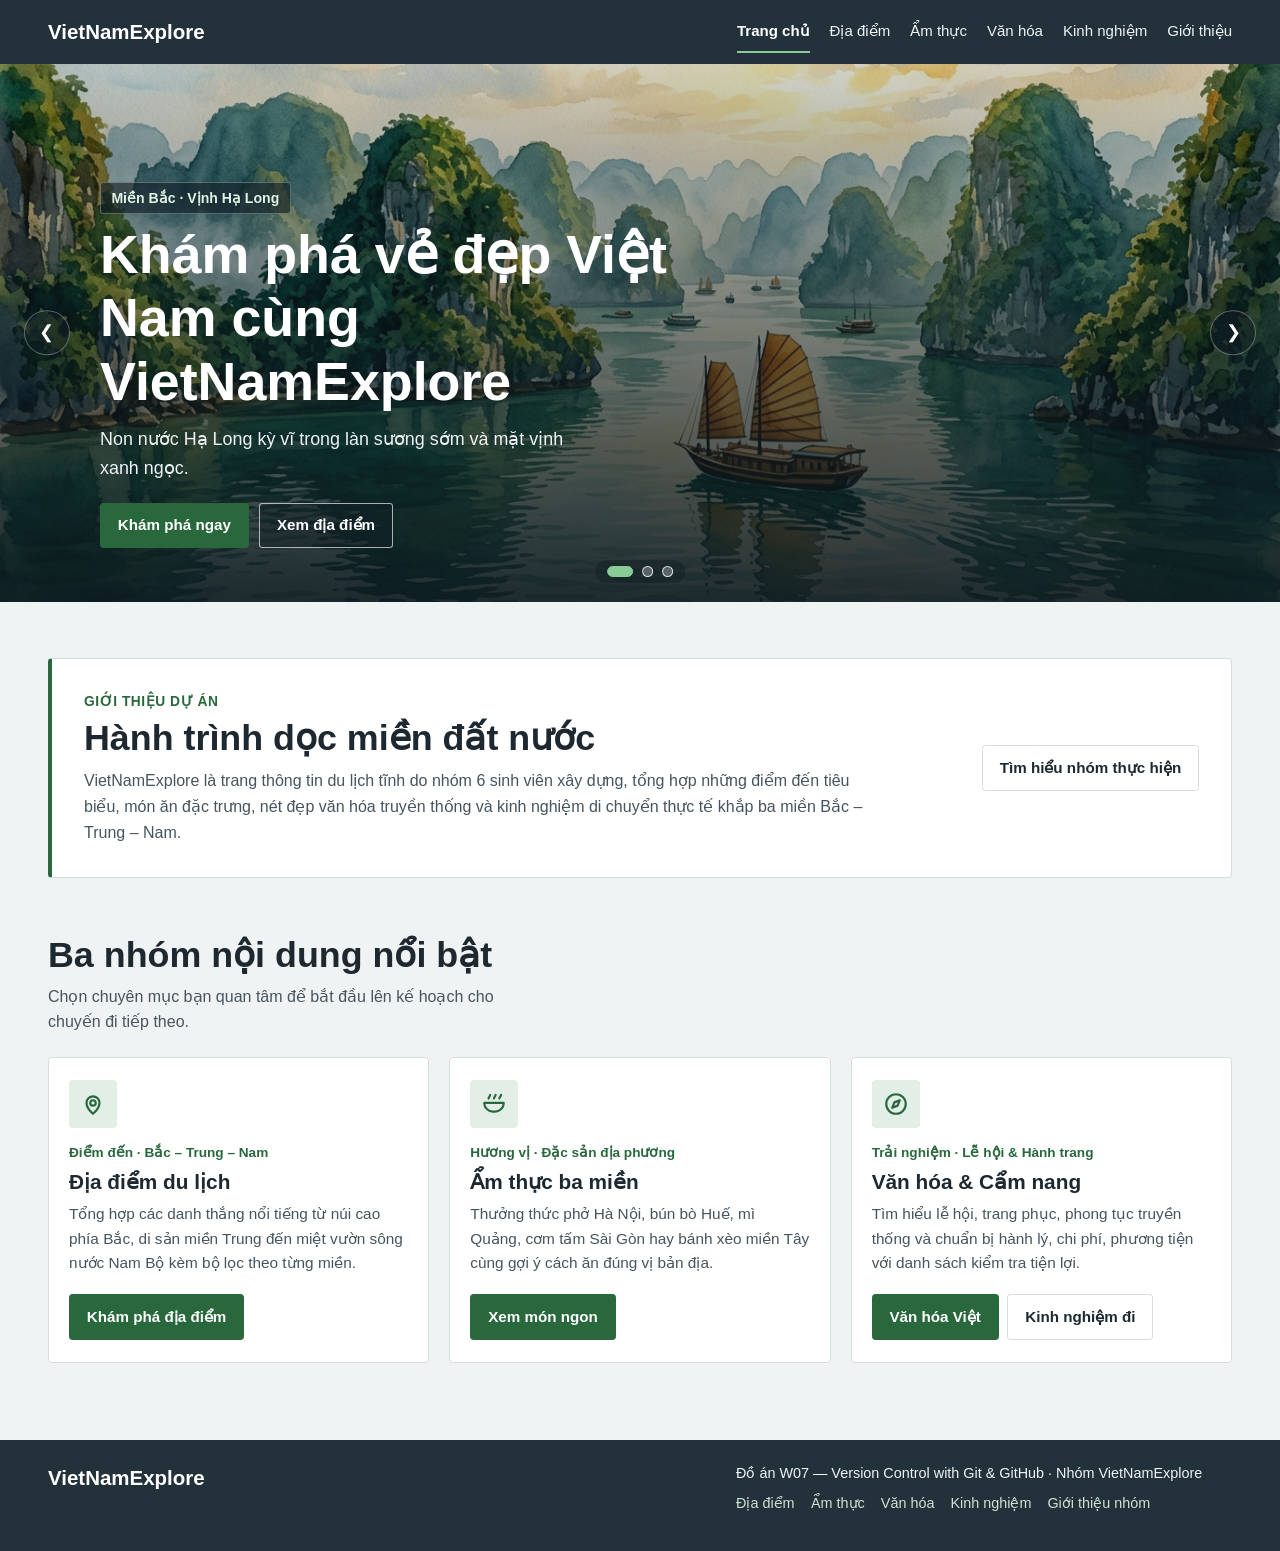
<file: index.html>
<!doctype html>
<html lang="vi">
<head>
  <meta charset="utf-8">
  <meta name="viewport" content="width=device-width, initial-scale=1">
  <meta name="description" content="VietNamExplore — Cẩm nang khám phá địa điểm, ẩm thực, văn hóa và kinh nghiệm du lịch ba miền Việt Nam.">
  <title>Trang chủ | VietNamExplore</title>
  <link rel="stylesheet" href="assets/css/style.css">
  <link rel="stylesheet" href="assets/css/home.css">
  <script src="assets/js/home.js" defer></script>
</head>
<body class="home-page">
  <a class="skip-link" href="#noi-dung">Đến nội dung chính</a>
  <header class="site-header">
    <div class="page-width header-inner">
      <a class="wordmark" href="index.html">VietNamExplore</a>
      <nav class="site-nav" aria-label="Điều hướng chính">
        <a href="index.html" aria-current="page">Trang chủ</a>
        <a href="destinations.html">Địa điểm</a>
        <a href="food.html">Ẩm thực</a>
        <a href="culture.html">Văn hóa</a>
        <a href="tips.html">Kinh nghiệm</a>
        <a href="about.html">Giới thiệu</a>
      </nav>
    </div>
  </header>

  <main id="noi-dung">
    <section class="hero-slideshow" aria-labelledby="hero-title">
      <div class="slides-viewport">
        <figure class="hero-slide is-active" data-slide="0" data-region="Miền Bắc · Vịnh Hạ Long" data-caption="Non nước Hạ Long kỳ vĩ trong làn sương sớm và mặt vịnh xanh ngọc.">
          <img class="slide-image" src="assets/images/banners/banner-north.png" width="1376" height="768" alt="Tranh màu nước Vịnh Hạ Long với núi đá vôi và thuyền buồm trên mặt nước xanh" fetchpriority="high">
        </figure>
        <figure class="hero-slide" data-slide="1" data-region="Miền Trung · Phố cổ Hội An" data-caption="Sắc vàng mái ngói rêu phong và ánh đèn lồng lung linh bên dòng sông Hoài." hidden>
          <img class="slide-image" src="assets/images/banners/banner-central.png" width="1376" height="768" alt="Tranh màu nước phố cổ Hội An với đèn lồng rực rỡ bên bờ sông Hoài" loading="lazy">
        </figure>
        <figure class="hero-slide" data-slide="2" data-region="Miền Nam · Chợ nổi Miền Tây" data-caption="Nhịp sống sông nước miệt vườn rộn ràng trên những ghe thuyền miền Cửu Long." hidden>
          <img class="slide-image" src="assets/images/banners/banner-south.png" width="1376" height="768" alt="Tranh màu nước chợ nổi miền Tây với ghe thuyền chở trái cây trên sông buổi sớm" loading="lazy">
        </figure>
      </div>

      <div class="page-width hero-overlay">
        <div class="hero-copy">
          <p class="hero-region" id="slide-region">Miền Bắc · Vịnh Hạ Long</p>
          <h1 id="hero-title">Khám phá vẻ đẹp Việt Nam cùng VietNamExplore</h1>
          <p class="hero-summary" id="slide-caption">Non nước Hạ Long kỳ vĩ trong làn sương sớm và mặt vịnh xanh ngọc.</p>
          <div class="hero-actions">
            <a class="btn-primary" href="#noi-dung-noi-bat">Khám phá ngay</a>
            <a class="btn-hero-outline" href="destinations.html">Xem địa điểm</a>
          </div>
        </div>
      </div>

      <button type="button" class="slide-arrow slide-arrow-prev" id="prev-slide" aria-label="Ảnh trước">&#10094;</button>
      <button type="button" class="slide-arrow slide-arrow-next" id="next-slide" aria-label="Ảnh tiếp theo">&#10095;</button>

      <div class="slideshow-dots-bar" aria-label="Điều khiển slideshow">
        <div class="slide-dots" role="group" aria-label="Chọn ảnh banner">
          <button type="button" class="slide-dot" data-index="0" aria-label="Ảnh 1: Miền Bắc" aria-pressed="true"></button>
          <button type="button" class="slide-dot" data-index="1" aria-label="Ảnh 2: Miền Trung" aria-pressed="false"></button>
          <button type="button" class="slide-dot" data-index="2" aria-label="Ảnh 3: Miền Nam" aria-pressed="false"></button>
        </div>
        <span class="visually-hidden" id="slide-status" aria-live="polite">1 / 3</span>
      </div>
    </section>

    <section class="page-width intro-section" aria-labelledby="intro-title">
      <div class="intro-box">
        <div class="intro-text">
          <p class="section-kicker">Giới thiệu dự án</p>
          <h2 id="intro-title">Hành trình dọc miền đất nước</h2>
          <p>VietNamExplore là trang thông tin du lịch tĩnh do nhóm 6 sinh viên xây dựng, tổng hợp những điểm đến tiêu biểu, món ăn đặc trưng, nét đẹp văn hóa truyền thống và kinh nghiệm di chuyển thực tế khắp ba miền Bắc – Trung – Nam.</p>
        </div>
        <div class="intro-cta">
          <a class="btn-secondary" href="about.html">Tìm hiểu nhóm thực hiện</a>
        </div>
      </div>
    </section>

    <section class="page-width featured-section" id="noi-dung-noi-bat" aria-labelledby="featured-title">
      <div class="section-head">
        <h2 id="featured-title">Ba nhóm nội dung nổi bật</h2>
        <p>Chọn chuyên mục bạn quan tâm để bắt đầu lên kế hoạch cho chuyến đi tiếp theo.</p>
      </div>

      <div class="featured-grid">
        <article class="feature-card">
          <div class="feature-icon" aria-hidden="true">
            <svg width="26" height="26" viewBox="0 0 24 24" fill="none" stroke="currentColor" stroke-width="2" stroke-linecap="round" stroke-linejoin="round">
              <path d="M12 21s-6-5.33-6-10a6 6 0 1 1 12 0c0 4.67-6 10-6 10Z"></path>
              <circle cx="12" cy="11" r="2.5"></circle>
            </svg>
          </div>
          <p class="feature-tag">Điểm đến · Bắc – Trung – Nam</p>
          <h3>Địa điểm du lịch</h3>
          <p>Tổng hợp các danh thắng nổi tiếng từ núi cao phía Bắc, di sản miền Trung đến miệt vườn sông nước Nam Bộ kèm bộ lọc theo từng miền.</p>
          <div class="feature-links">
            <a class="btn-primary" href="destinations.html">Khám phá địa điểm</a>
          </div>
        </article>

        <article class="feature-card">
          <div class="feature-icon" aria-hidden="true">
            <svg width="26" height="26" viewBox="0 0 24 24" fill="none" stroke="currentColor" stroke-width="2" stroke-linecap="round" stroke-linejoin="round">
              <path d="M3 11h18a8 8 0 0 1-8 8h-2a8 8 0 0 1-8-8Z"></path>
              <path d="M7 7c0-1.5 1.5-2 1.5-3.5"></path>
              <path d="M12 7c0-1.5 1.5-2 1.5-3.5"></path>
              <path d="M17 7c0-1.5 1.5-2 1.5-3.5"></path>
            </svg>
          </div>
          <p class="feature-tag">Hương vị · Đặc sản địa phương</p>
          <h3>Ẩm thực ba miền</h3>
          <p>Thưởng thức phở Hà Nội, bún bò Huế, mì Quảng, cơm tấm Sài Gòn hay bánh xèo miền Tây cùng gợi ý cách ăn đúng vị bản địa.</p>
          <div class="feature-links">
            <a class="btn-primary" href="food.html">Xem món ngon</a>
          </div>
        </article>

        <article class="feature-card">
          <div class="feature-icon" aria-hidden="true">
            <svg width="26" height="26" viewBox="0 0 24 24" fill="none" stroke="currentColor" stroke-width="2" stroke-linecap="round" stroke-linejoin="round">
              <circle cx="12" cy="12" r="9"></circle>
              <polygon points="15.5 8.5 13.5 13.5 8.5 15.5 10.5 10.5 15.5 8.5"></polygon>
            </svg>
          </div>
          <p class="feature-tag">Trải nghiệm · Lễ hội &amp; Hành trang</p>
          <h3>Văn hóa &amp; Cẩm nang</h3>
          <p>Tìm hiểu lễ hội, trang phục, phong tục truyền thống và chuẩn bị hành lý, chi phí, phương tiện với danh sách kiểm tra tiện lợi.</p>
          <div class="feature-links">
            <a class="btn-primary" href="culture.html">Văn hóa Việt</a>
            <a class="btn-secondary" href="tips.html">Kinh nghiệm đi</a>
          </div>
        </article>
      </div>
    </section>
  </main>

  <footer class="site-footer">
    <div class="page-width footer-inner">
      <a class="wordmark" href="index.html">VietNamExplore</a>
      <div class="footer-meta">
        <p>Đồ án W07 — Version Control with Git &amp; GitHub · Nhóm VietNamExplore</p>
        <ul class="footer-links">
          <li><a href="destinations.html">Địa điểm</a></li>
          <li><a href="food.html">Ẩm thực</a></li>
          <li><a href="culture.html">Văn hóa</a></li>
          <li><a href="tips.html">Kinh nghiệm</a></li>
          <li><a href="about.html">Giới thiệu nhóm</a></li>
        </ul>
      </div>
    </div>
  </footer>
</body>
</html>
</file>
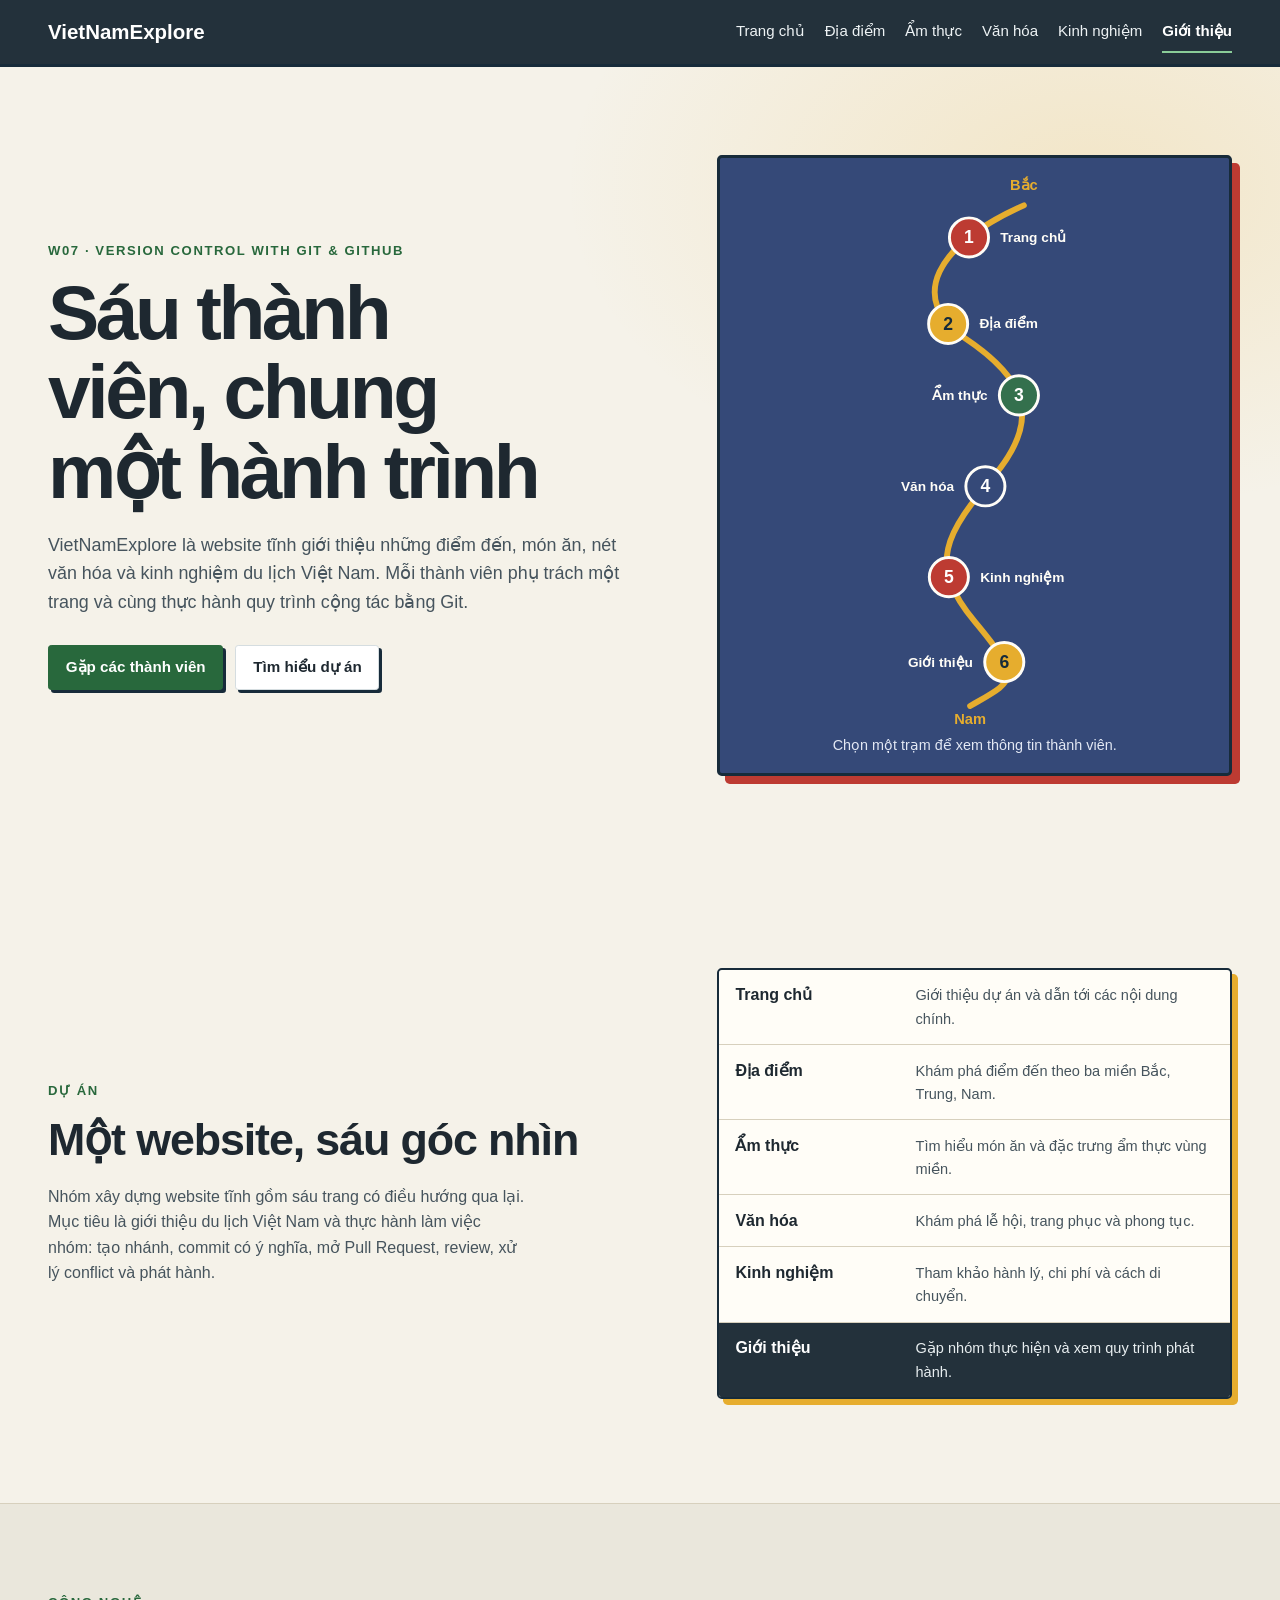
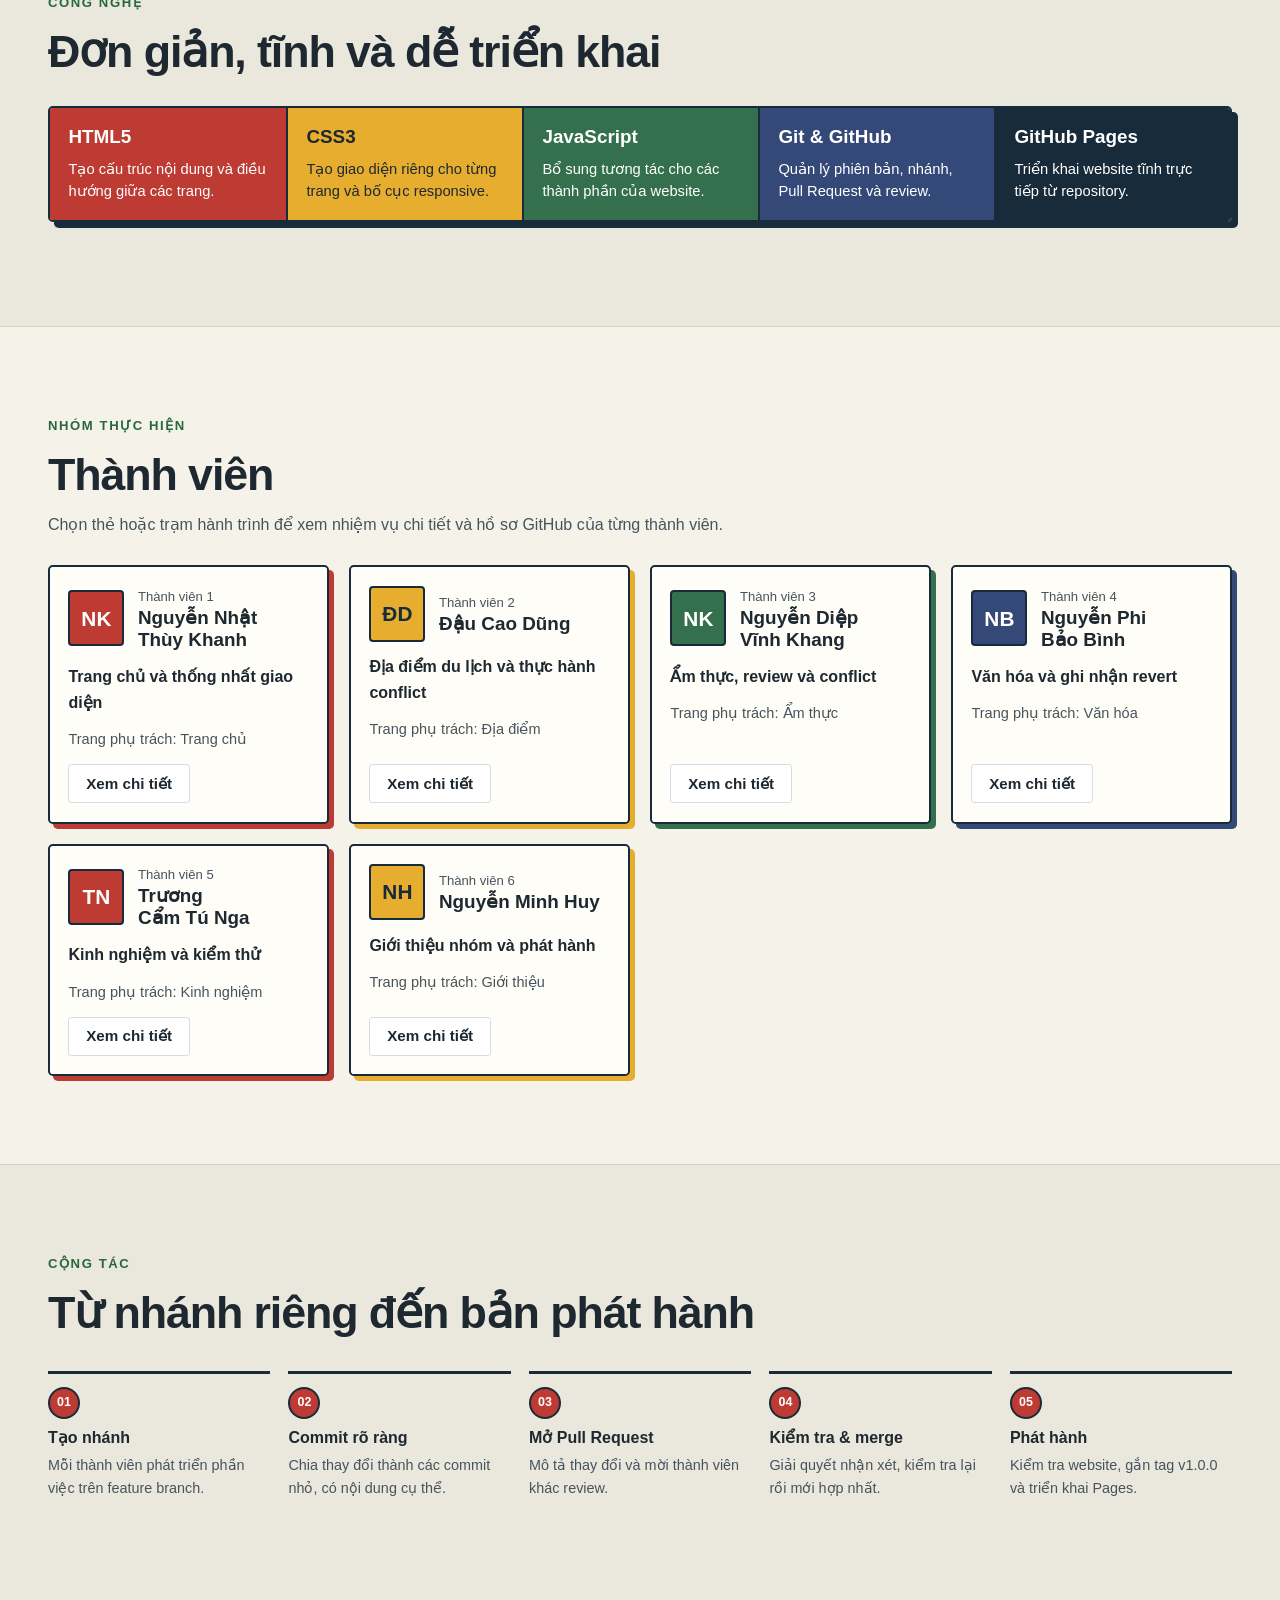
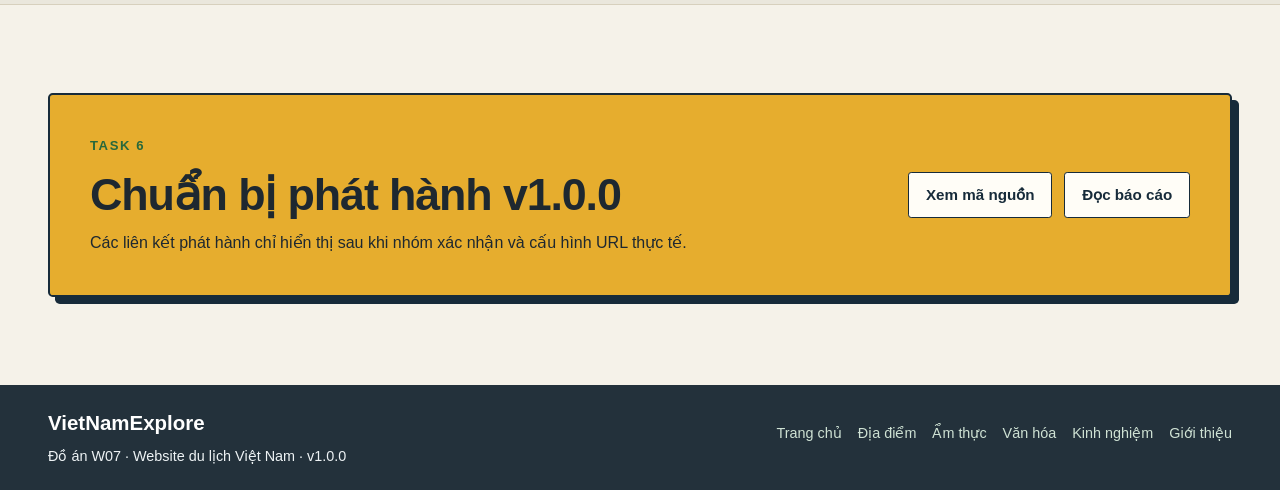
<file: about.html>
<!doctype html>
<html lang="vi">
<head>
  <meta charset="utf-8">
  <meta name="viewport" content="width=device-width, initial-scale=1">
  <meta name="description" content="Giới thiệu nhóm thực hiện VietNamExplore, dự án du lịch Việt Nam và quy trình phát hành.">
  <title>Giới thiệu nhóm | VietNamExplore</title>
  <link rel="stylesheet" href="assets/css/style.css">
  <link rel="stylesheet" href="assets/css/about.css">
  <script src="assets/js/about.js" defer></script>
</head>
<body class="about-page">
  <a class="skip-link" href="#main">Đến nội dung chính</a>

  <header class="site-header">
    <div class="page-width header-inner">
      <a class="wordmark" href="index.html">VietNamExplore</a>
      <nav class="site-nav" aria-label="Điều hướng chính">
        <a href="index.html">Trang chủ</a>
        <a href="destinations.html">Địa điểm</a>
        <a href="food.html">Ẩm thực</a>
        <a href="culture.html">Văn hóa</a>
        <a href="tips.html">Kinh nghiệm</a>
        <a href="about.html" aria-current="page">Giới thiệu</a>
      </nav>
    </div>
  </header>

  <main id="main">
    <section class="about-hero" aria-labelledby="hero-title">
      <div class="page-width hero-grid">
        <div class="hero-copy">
          <p class="eyebrow">W07 · Version Control with Git &amp; GitHub</p>
          <h1 id="hero-title">Sáu thành viên, chung một hành trình</h1>
          <p class="hero-lead">VietNamExplore là website tĩnh giới thiệu những điểm đến, món ăn, nét văn hóa và kinh nghiệm du lịch Việt Nam. Mỗi thành viên phụ trách một trang và cùng thực hành quy trình cộng tác bằng Git.</p>
          <div class="hero-actions">
            <a class="btn-primary" href="#team">Gặp các thành viên</a>
            <a class="btn-secondary" href="#project">Tìm hiểu dự án</a>
          </div>
        </div>
        <figure class="route-card">
          <svg id="route" viewBox="0 0 360 560" role="group" aria-labelledby="route-title route-desc">
            <title id="route-title">Hành trình sáu thành viên</title>
            <desc id="route-desc">Chọn một trạm trên tuyến đường để xem vai trò và đóng góp của thành viên.</desc>
            <text class="route-end" x="230" y="12" text-anchor="middle">Bắc</text>
            <path id="route-path" class="route-line" pathLength="1" d="M230 28 C140 68 110 124 170 164 S250 244 200 304 S130 394 180 454 S220 514 175 540"></path>
            <g id="route-stops"></g>
            <text class="route-end" x="175" y="558" text-anchor="middle">Nam</text>
          </svg>
          <figcaption>Chọn một trạm để xem thông tin thành viên.</figcaption>
        </figure>
      </div>
    </section>

    <section id="project" class="about-section" aria-labelledby="project-title">
      <div class="page-width project-grid">
        <div class="section-intro">
          <p class="eyebrow">Dự án</p>
          <h2 id="project-title">Một website, sáu góc nhìn</h2>
          <p>Nhóm xây dựng website tĩnh gồm sáu trang có điều hướng qua lại. Mục tiêu là giới thiệu du lịch Việt Nam và thực hành làm việc nhóm: tạo nhánh, commit có ý nghĩa, mở Pull Request, review, xử lý conflict và phát hành.</p>
        </div>
        <ul class="page-list">
          <li><a href="index.html"><strong>Trang chủ</strong><span>Giới thiệu dự án và dẫn tới các nội dung chính.</span></a></li>
          <li><a href="destinations.html"><strong>Địa điểm</strong><span>Khám phá điểm đến theo ba miền Bắc, Trung, Nam.</span></a></li>
          <li><a href="food.html"><strong>Ẩm thực</strong><span>Tìm hiểu món ăn và đặc trưng ẩm thực vùng miền.</span></a></li>
          <li><a href="culture.html"><strong>Văn hóa</strong><span>Khám phá lễ hội, trang phục và phong tục.</span></a></li>
          <li><a href="tips.html"><strong>Kinh nghiệm</strong><span>Tham khảo hành lý, chi phí và cách di chuyển.</span></a></li>
          <li><a href="about.html" aria-current="page"><strong>Giới thiệu</strong><span>Gặp nhóm thực hiện và xem quy trình phát hành.</span></a></li>
        </ul>
      </div>
    </section>

    <section class="about-section about-section-tint" aria-labelledby="technology-title">
      <div class="page-width">
        <p class="eyebrow">Công nghệ</p>
        <h2 id="technology-title">Đơn giản, tĩnh và dễ triển khai</h2>
        <ul class="technology-grid">
          <li class="technology tone-red"><h3>HTML5</h3><p>Tạo cấu trúc nội dung và điều hướng giữa các trang.</p></li>
          <li class="technology tone-gold"><h3>CSS3</h3><p>Tạo giao diện riêng cho từng trang và bố cục responsive.</p></li>
          <li class="technology tone-green"><h3>JavaScript</h3><p>Bổ sung tương tác cho các thành phần của website.</p></li>
          <li class="technology tone-blue"><h3>Git &amp; GitHub</h3><p>Quản lý phiên bản, nhánh, Pull Request và review.</p></li>
          <li class="technology tone-ink"><h3>GitHub Pages</h3><p>Triển khai website tĩnh trực tiếp từ repository.</p></li>
        </ul>
      </div>
    </section>

    <section id="team" class="about-section" aria-labelledby="team-title">
      <div class="page-width">
        <p class="eyebrow">Nhóm thực hiện</p>
        <h2 id="team-title">Thành viên</h2>
        <p class="section-note">Chọn thẻ hoặc trạm hành trình để xem nhiệm vụ chi tiết và hồ sơ GitHub của từng thành viên.</p>
        <div id="team-grid" class="team-grid">
          <noscript><p class="noscript-note">Bật JavaScript để xem danh sách thành viên và thông tin chi tiết.</p></noscript>
        </div>
      </div>
    </section>

    <section class="about-section about-section-tint" aria-labelledby="workflow-title">
      <div class="page-width">
        <p class="eyebrow">Cộng tác</p>
        <h2 id="workflow-title">Từ nhánh riêng đến bản phát hành</h2>
        <ol class="workflow">
          <li><span>01</span><h3>Tạo nhánh</h3><p>Mỗi thành viên phát triển phần việc trên feature branch.</p></li>
          <li><span>02</span><h3>Commit rõ ràng</h3><p>Chia thay đổi thành các commit nhỏ, có nội dung cụ thể.</p></li>
          <li><span>03</span><h3>Mở Pull Request</h3><p>Mô tả thay đổi và mời thành viên khác review.</p></li>
          <li><span>04</span><h3>Kiểm tra &amp; merge</h3><p>Giải quyết nhận xét, kiểm tra lại rồi mới hợp nhất.</p></li>
          <li><span>05</span><h3>Phát hành</h3><p>Kiểm tra website, gắn tag v1.0.0 và triển khai Pages.</p></li>
        </ol>
      </div>
    </section>

    <section class="about-section" aria-labelledby="release-title">
      <div class="page-width">
        <div class="release-card">
          <div>
            <p class="eyebrow">Task 6</p>
            <h2 id="release-title">Chuẩn bị phát hành <span id="release-version">v1.0.0</span></h2>
            <p>Các liên kết phát hành chỉ hiển thị sau khi nhóm xác nhận và cấu hình URL thực tế.</p>
          </div>
          <ul id="release-links" class="release-links" hidden></ul>
        </div>
      </div>
    </section>
  </main>

  <footer class="site-footer">
    <div class="page-width footer-inner">
      <div>
        <a class="wordmark" href="index.html">VietNamExplore</a>
        <p class="footer-meta">Đồ án W07 · Website du lịch Việt Nam · <span id="footer-version">v1.0.0</span></p>
      </div>
      <nav aria-label="Điều hướng cuối trang">
        <ul class="footer-links">
          <li><a href="index.html">Trang chủ</a></li>
          <li><a href="destinations.html">Địa điểm</a></li>
          <li><a href="food.html">Ẩm thực</a></li>
          <li><a href="culture.html">Văn hóa</a></li>
          <li><a href="tips.html">Kinh nghiệm</a></li>
          <li><a href="about.html" aria-current="page">Giới thiệu</a></li>
        </ul>
      </nav>
    </div>
  </footer>

  <dialog id="member-dialog" class="member-dialog" aria-labelledby="dialog-name">
    <div class="dialog-head">
      <div id="dialog-avatar" class="dialog-avatar" aria-hidden="true"></div>
      <div class="dialog-title">
        <p id="dialog-kicker" class="dialog-kicker"></p>
        <h2 id="dialog-name"></h2>
        <p id="dialog-role" class="dialog-role"></p>
      </div>
      <button id="dialog-close" class="dialog-close" type="button" aria-label="Đóng cửa sổ chi tiết">Đóng</button>
    </div>
    <div id="dialog-body" class="dialog-body"></div>
    <div class="dialog-footer">
      <button id="dialog-prev" class="btn-secondary" type="button">Thành viên trước</button>
      <button id="dialog-next" class="btn-secondary" type="button">Thành viên sau</button>
    </div>
  </dialog>
</body>
</html>
</file>
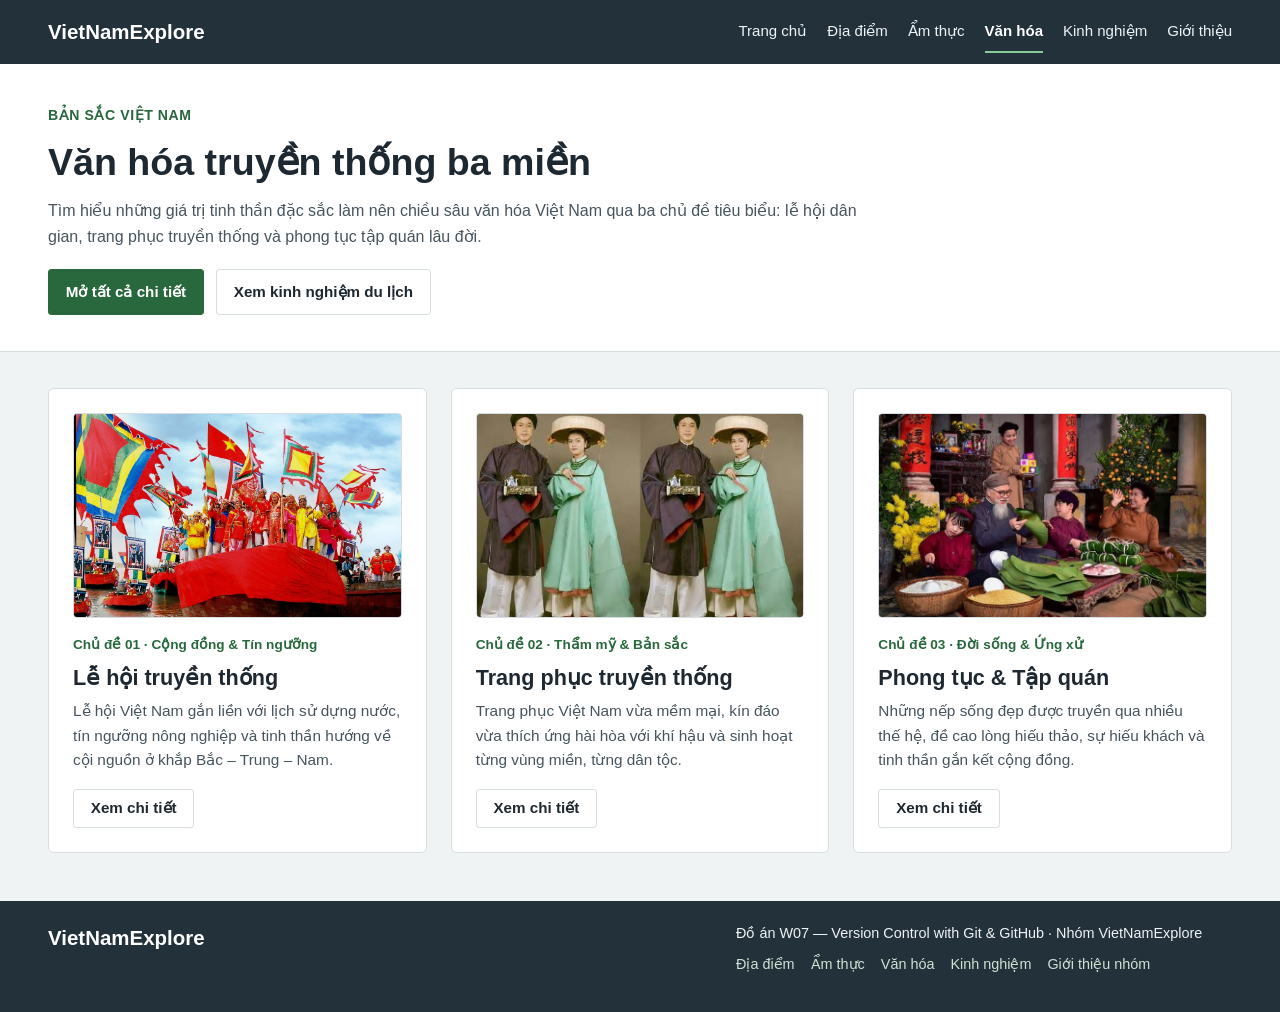
<file: culture.html>
<!doctype html>
<html lang="vi">
<head>
  <meta charset="utf-8">
  <meta name="viewport" content="width=device-width, initial-scale=1">
  <meta name="description" content="VietNamExplore — Khám phá nét đẹp văn hóa Việt Nam qua lễ hội truyền thống, trang phục dân tộc và phong tục tập quán ba miền.">
  <title>Văn hóa | VietNamExplore</title>
  <link rel="stylesheet" href="assets/css/style.css">
  <link rel="stylesheet" href="assets/css/culture.css">
  <script src="assets/js/culture.js" defer></script>
</head>
<body class="culture-page">
  <a class="skip-link" href="#noi-dung">Đến nội dung chính</a>
  <header class="site-header">
    <div class="page-width header-inner">
      <a class="wordmark" href="index.html">VietNamExplore</a>
      <nav class="site-nav" aria-label="Điều hướng chính">
        <a href="index.html">Trang chủ</a>
        <a href="destinations.html">Địa điểm</a>
        <a href="food.html">Ẩm thực</a>
        <a href="culture.html" aria-current="page">Văn hóa</a>
        <a href="tips.html">Kinh nghiệm</a>
        <a href="about.html">Giới thiệu</a>
      </nav>
    </div>
  </header>

  <main id="noi-dung">
    <section class="culture-hero" aria-labelledby="culture-title">
      <div class="page-width culture-hero-inner">
        <p class="section-kicker">Bản sắc Việt Nam</p>
        <h1 id="culture-title">Văn hóa truyền thống ba miền</h1>
        <p class="culture-lead">Tìm hiểu những giá trị tinh thần đặc sắc làm nên chiều sâu văn hóa Việt Nam qua ba chủ đề tiêu biểu: lễ hội dân gian, trang phục truyền thống và phong tục tập quán lâu đời.</p>
        <div class="culture-toolbar">
          <button type="button" class="btn-primary" id="toggle-all-btn" aria-pressed="false">Mở tất cả chi tiết</button>
          <a class="btn-secondary" href="tips.html">Xem kinh nghiệm du lịch</a>
        </div>
      </div>
    </section>

    <section class="page-width culture-sections" aria-label="Các chủ đề văn hóa">
      <article class="culture-card" id="le-hoi">
        <img class="culture-image" src="assets/images/culture/festival.png" alt="Lễ hội truyền thống Việt Nam với cờ hội và nghi thức rước trên sông nước" loading="lazy">
        <div class="culture-card-header">
          <p class="culture-tag">Chủ đề 01 · Cộng đồng &amp; Tín ngưỡng</p>
          <h2>Lễ hội truyền thống</h2>
          <p class="culture-summary">Lễ hội Việt Nam gắn liền với lịch sử dựng nước, tín ngưỡng nông nghiệp và tinh thần hướng về cội nguồn ở khắp Bắc – Trung – Nam.</p>
        </div>

        <button type="button" class="btn-secondary culture-toggle" aria-expanded="false" aria-controls="detail-le-hoi">
          Xem chi tiết
        </button>

        <div class="culture-detail" id="detail-le-hoi" hidden>
          <ul class="culture-list">
            <li><strong>Tết Nguyên Đán:</strong> Lễ hội lớn nhất trong năm, là dịp sum họp gia đình, dọn dẹp nhà cửa, gói bánh chưng – bánh tét và chúc Tết đầu xuân.</li>
            <li><strong>Lễ hội Đền Hùng (Phú Thọ):</strong> Diễn ra vào mùng 10 tháng 3 âm lịch hằng năm để tưởng nhớ các Vua Hùng đã có công dựng nước.</li>
            <li><strong>Lễ hội Chùa Hương &amp; Lễ hội Ok Om Bok:</strong> Phản ánh sự đa dạng tín ngưỡng từ lễ hội hành hương miền Bắc đến lễ cúng trăng đặc sắc của đồng bào Khmer Nam Bộ.</li>
          </ul>
          <p class="culture-note"><strong>Lưu ý khi tham gia:</strong> Nên ăn mặc lịch sự khi vào đền chùa, giữ gìn vệ sinh chung và tôn trọng nghi thức địa phương.</p>
        </div>
      </article>

      <article class="culture-card" id="trang-phuc">
        <img class="culture-image" src="assets/images/culture/costume.png" alt="Trang phục truyền thống Việt Nam với áo dài ngũ thân và nón quai thao" loading="lazy">
        <div class="culture-card-header">
          <p class="culture-tag">Chủ đề 02 · Thẩm mỹ &amp; Bản sắc</p>
          <h2>Trang phục truyền thống</h2>
          <p class="culture-summary">Trang phục Việt Nam vừa mềm mại, kín đáo vừa thích ứng hài hòa với khí hậu và sinh hoạt từng vùng miền, từng dân tộc.</p>
        </div>

        <button type="button" class="btn-secondary culture-toggle" aria-expanded="false" aria-controls="detail-trang-phuc">
          Xem chi tiết
        </button>

        <div class="culture-detail" id="detail-trang-phuc" hidden>
          <ul class="culture-list">
            <li><strong>Áo dài:</strong> Biểu tượng văn hóa Việt Nam với phom dáng thanh lịch, thường xuất hiện trong dịp lễ Tết, cưới hỏi, sự kiện trang trọng và môi trường học đường.</li>
            <li><strong>Áo bà ba &amp; Nón lá:</strong> Hình ảnh quen thuộc gắn với đời sống lao động mộc mạc của người dân vùng sông nước Nam Bộ và làng quê Việt.</li>
            <li><strong>Trang phục 54 dân tộc:</strong> Nổi bật với thổ cẩm rực rỡ của người H'Mông, Thái, Tày ở miền núi phía Bắc hay trang phục truyền thống Chăm, Ê Đê ở miền Trung – Tây Nguyên.</li>
          </ul>
          <p class="culture-note"><strong>Gợi ý trải nghiệm:</strong> Du khách có thể thuê áo dài chụp ảnh tại phố cổ Hội An, kinh thành Huế hoặc chợ nổi miền Tây.</p>
        </div>
      </article>

      <article class="culture-card" id="phong-tuc">
        <img class="culture-image" src="assets/images/culture/custom.png" alt="Gia đình Việt Nam sum vầy gói bánh chưng bên cây quất và hoa mai ngày Tết" loading="lazy">
        <div class="culture-card-header">
          <p class="culture-tag">Chủ đề 03 · Đời sống &amp; Ứng xử</p>
          <h2>Phong tục &amp; Tập quán</h2>
          <p class="culture-summary">Những nếp sống đẹp được truyền qua nhiều thế hệ, đề cao lòng hiếu thảo, sự hiếu khách và tinh thần gắn kết cộng đồng.</p>
        </div>

        <button type="button" class="btn-secondary culture-toggle" aria-expanded="false" aria-controls="detail-phong-tuc">
          Xem chi tiết
        </button>

        <div class="culture-detail" id="detail-phong-tuc" hidden>
          <ul class="culture-list">
            <li><strong>Thờ cúng tổ tiên:</strong> Phong tục phổ biến trong hầu hết các gia đình Việt, thể hiện đạo lý "uống nước nhớ nguồn" vào các ngày giỗ, rằm, mùng một và dịp Tết.</li>
            <li><strong>Văn hóa mời trà &amp; tiếp khách:</strong> Chén trà nóng đầu câu chuyện là nét ứng xử thân tình, thể hiện sự tôn trọng và hiếu khách của gia chủ.</li>
            <li><strong>Tập quán chúc Tết &amp; lì xì:</strong> Trẻ nhỏ và người cao tuổi trao nhau lời chúc bình an, sức khỏe kèm phong bao lì xì đỏ tượng trưng cho may mắn đầu năm.</li>
          </ul>
          <p class="culture-note"><strong>Ứng xử văn minh:</strong> Khi đến thăm nhà người dân địa phương, nên chào hỏi người lớn tuổi trước và cởi giày dép nếu gia chủ có quy định.</p>
        </div>
      </article>
    </section>
  </main>

  <footer class="site-footer">
    <div class="page-width footer-inner">
      <a class="wordmark" href="index.html">VietNamExplore</a>
      <div class="footer-meta">
        <p>Đồ án W07 — Version Control with Git &amp; GitHub · Nhóm VietNamExplore</p>
        <ul class="footer-links">
          <li><a href="destinations.html">Địa điểm</a></li>
          <li><a href="food.html">Ẩm thực</a></li>
          <li><a href="culture.html">Văn hóa</a></li>
          <li><a href="tips.html">Kinh nghiệm</a></li>
          <li><a href="about.html">Giới thiệu nhóm</a></li>
        </ul>
      </div>
    </div>
  </footer>
</body>
</html>
</file>
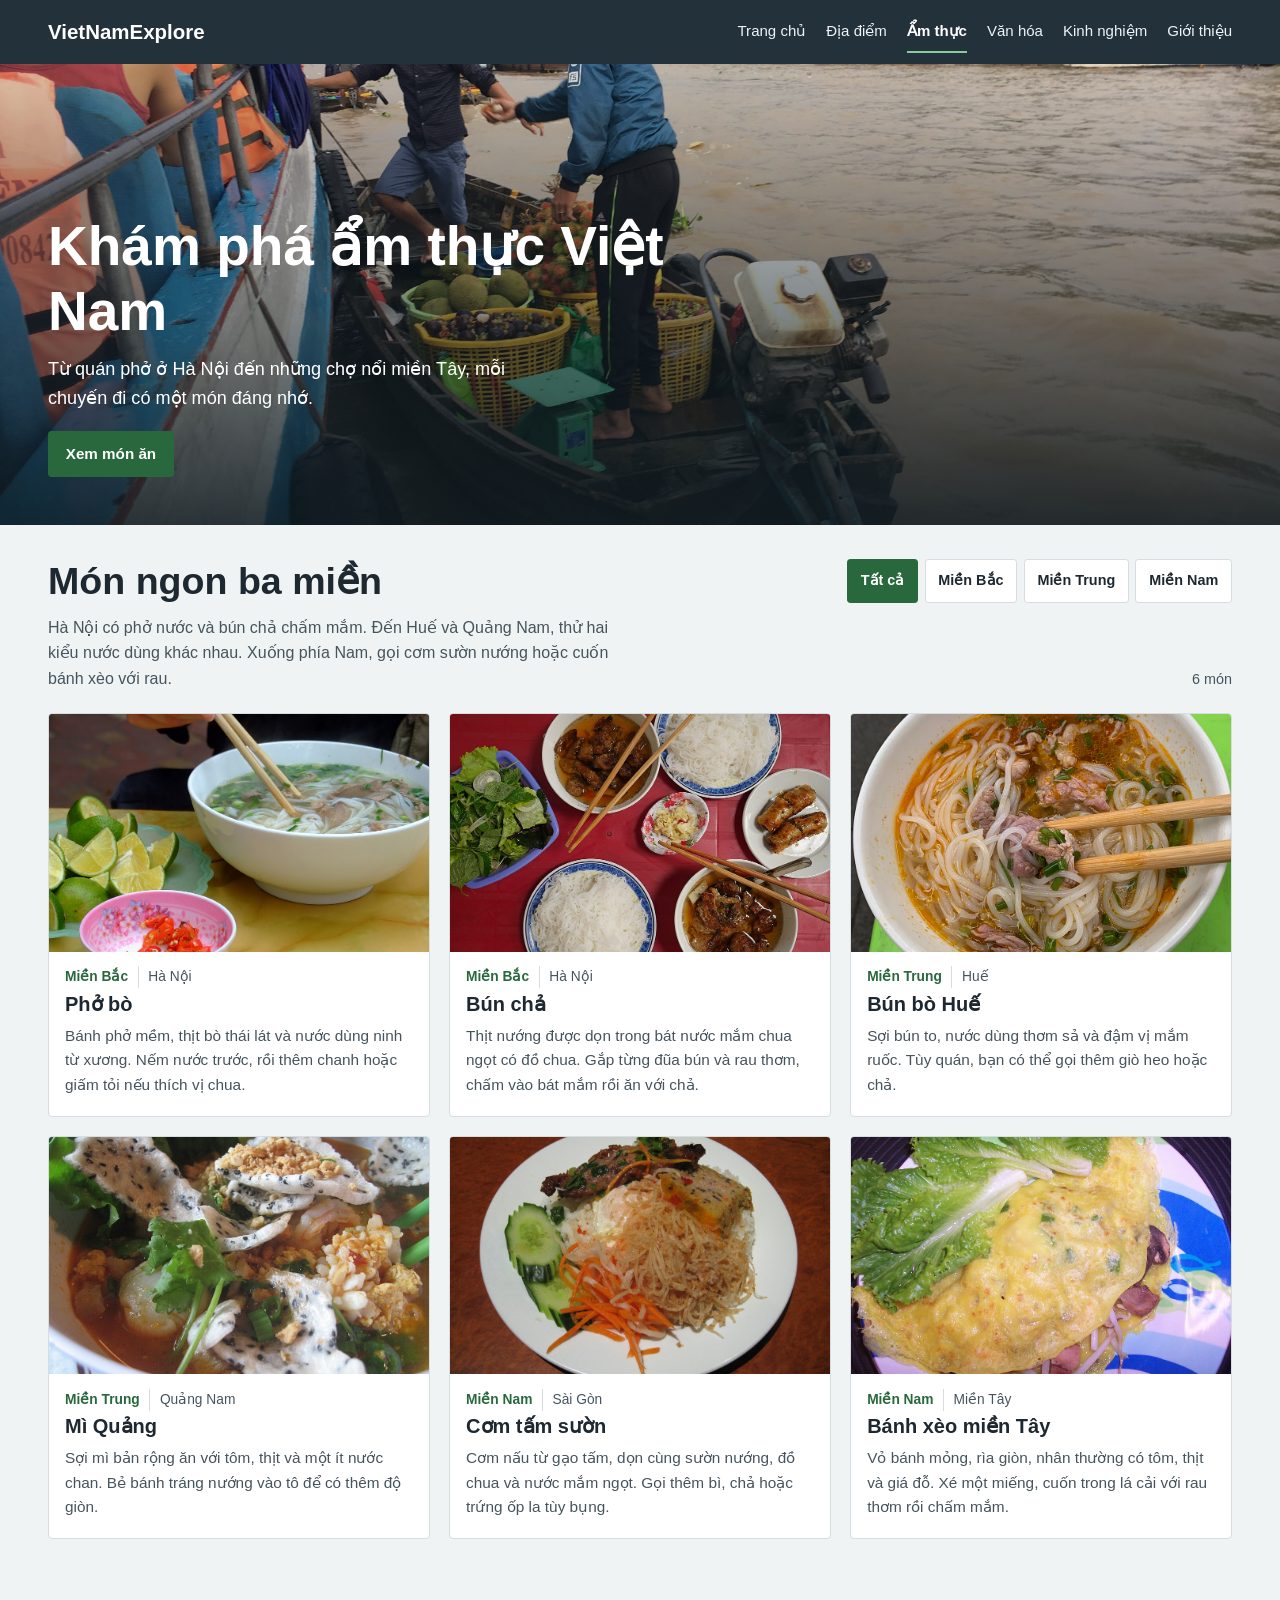
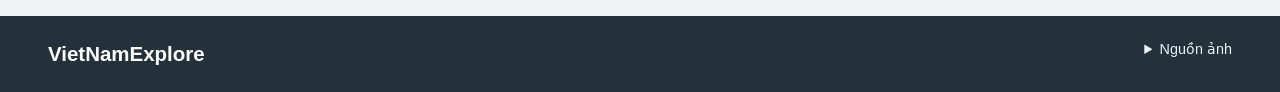
<file: food.html>
<!doctype html>
<html lang="vi">
<head>
  <meta charset="utf-8">
  <meta name="viewport" content="width=device-width, initial-scale=1">
  <meta name="description" content="Sáu món ăn quen thuộc của ba miền Việt Nam và cách thưởng thức từng món.">
  <title>Ẩm thực Việt Nam | VietNamExplore</title>
  <link rel="stylesheet" href="assets/css/style.css">
  <link rel="stylesheet" href="assets/css/food.css">
  <script src="assets/js/food.js" defer></script>
</head>
<body>
  <a class="skip-link" href="#noi-dung">Đến nội dung chính</a>
  <header class="site-header">
    <div class="page-width header-inner">
      <a class="wordmark" href="index.html">VietNamExplore</a>
      <nav class="site-nav" aria-label="Điều hướng chính">
        <a href="index.html">Trang chủ</a>
        <a href="destinations.html">Địa điểm</a>
        <a href="food.html" aria-current="page">Ẩm thực</a>
        <a href="culture.html">Văn hóa</a>
        <a href="tips.html">Kinh nghiệm</a>
        <a href="about.html">Giới thiệu</a>
      </nav>
    </div>
  </header>

  <main id="noi-dung">
    <section class="food-intro" aria-labelledby="food-title">
      <img class="hero-image" src="assets/images/food/cho-noi-cai-rang.jpg" width="4032" height="3024" alt="" fetchpriority="high">
      <div class="page-width food-intro-copy">
        <h1 id="food-title">Khám phá ẩm thực Việt Nam</h1>
        <p>Từ quán phở ở Hà Nội đến những chợ nổi miền Tây, mỗi chuyến đi có một món đáng nhớ.</p>
        <a class="btn-primary" href="#mon-an">Xem món ăn</a>
      </div>
    </section>

    <section class="page-width food-directory" id="mon-an" aria-labelledby="dishes-title">
      <div class="directory-head">
        <h2 id="dishes-title">Món ngon ba miền</h2>
        <fieldset class="region-filter" hidden>
          <legend class="visually-hidden">Lọc món ăn theo miền</legend>
          <label class="region-option">
            <input class="visually-hidden" type="radio" name="region" value="all" checked>
            <span>Tất cả</span>
          </label>
          <label class="region-option">
            <input class="visually-hidden" type="radio" name="region" value="north">
            <span>Miền Bắc</span>
          </label>
          <label class="region-option">
            <input class="visually-hidden" type="radio" name="region" value="central">
            <span>Miền Trung</span>
          </label>
          <label class="region-option">
            <input class="visually-hidden" type="radio" name="region" value="south">
            <span>Miền Nam</span>
          </label>
        </fieldset>
      </div>
      <div class="directory-note">
        <p id="region-note">Hà Nội có phở nước và bún chả chấm mắm. Đến Huế và Quảng Nam, thử hai kiểu nước dùng khác nhau. Xuống phía Nam, gọi cơm sườn nướng hoặc cuốn bánh xèo với rau.</p>
        <p id="dish-count" role="status">6 món</p>
      </div>

      <ul class="dish-list">
        <li class="dish-item" data-region="north">
          <article>
            <img src="assets/images/food/pho-bo.jpg" width="960" height="640" alt="Tô phở bò với hành, chanh và ớt ăn kèm" loading="lazy">
            <div class="dish-copy">
              <p class="dish-place">Miền Bắc <span>Hà Nội</span></p>
              <h3>Phở bò</h3>
              <p>Bánh phở mềm, thịt bò thái lát và nước dùng ninh từ xương. Nếm nước trước, rồi thêm chanh hoặc giấm tỏi nếu thích vị chua.</p>
            </div>
          </article>
        </li>
        <li class="dish-item" data-region="north">
          <article>
            <img src="assets/images/food/bun-cha.jpg" width="960" height="640" alt="Bún, rau sống và chả nướng trong bát nước mắm" loading="lazy">
            <div class="dish-copy">
              <p class="dish-place">Miền Bắc <span>Hà Nội</span></p>
              <h3>Bún chả</h3>
              <p>Thịt nướng được dọn trong bát nước mắm chua ngọt có đồ chua. Gắp từng đũa bún và rau thơm, chấm vào bát mắm rồi ăn với chả.</p>
            </div>
          </article>
        </li>
        <li class="dish-item" data-region="central">
          <article>
            <img src="assets/images/food/bun-bo-hue.jpg" width="960" height="1280" alt="Tô bún bò Huế ở chợ Đông Ba" loading="lazy">
            <div class="dish-copy">
              <p class="dish-place">Miền Trung <span>Huế</span></p>
              <h3>Bún bò Huế</h3>
              <p>Sợi bún to, nước dùng thơm sả và đậm vị mắm ruốc. Tùy quán, bạn có thể gọi thêm giò heo hoặc chả.</p>
            </div>
          </article>
        </li>
        <li class="dish-item" data-region="central">
          <article>
            <img src="assets/images/food/mi-quang.jpg" width="960" height="720" alt="Tô mì Quảng sợi to với tôm, thịt và rau" loading="lazy">
            <div class="dish-copy">
              <p class="dish-place">Miền Trung <span>Quảng Nam</span></p>
              <h3>Mì Quảng</h3>
              <p>Sợi mì bản rộng ăn với tôm, thịt và một ít nước chan. Bẻ bánh tráng nướng vào tô để có thêm độ giòn.</p>
            </div>
          </article>
        </li>
        <li class="dish-item" data-region="south">
          <article>
            <img src="assets/images/food/com-tam.jpg" width="1024" height="768" alt="Đĩa cơm tấm với sườn nướng, bì, chả và trứng" loading="lazy">
            <div class="dish-copy">
              <p class="dish-place">Miền Nam <span>Sài Gòn</span></p>
              <h3>Cơm tấm sườn</h3>
              <p>Cơm nấu từ gạo tấm, dọn cùng sườn nướng, đồ chua và nước mắm ngọt. Gọi thêm bì, chả hoặc trứng ốp la tùy bụng.</p>
            </div>
          </article>
        </li>
        <li class="dish-item" data-region="south">
          <article>
            <img src="assets/images/food/banh-xeo.jpg" width="960" height="720" alt="Bánh xèo vàng gập đôi ăn cùng rau sống" loading="lazy">
            <div class="dish-copy">
              <p class="dish-place">Miền Nam <span>Miền Tây</span></p>
              <h3>Bánh xèo miền Tây</h3>
              <p>Vỏ bánh mỏng, rìa giòn, nhân thường có tôm, thịt và giá đỗ. Xé một miếng, cuốn trong lá cải với rau thơm rồi chấm mắm.</p>
            </div>
          </article>
        </li>
      </ul>
    </section>
  </main>

  <footer class="site-footer">
    <div class="page-width footer-inner">
      <a class="wordmark" href="index.html">VietNamExplore</a>
      <details class="footer-meta photo-credits">
        <summary>Nguồn ảnh</summary>
        <ul>
          <li><a href="https://commons.wikimedia.org/wiki/File:Cai_Rang_Floating_Market_1.jpg">Chợ nổi Cái Răng, Cần Thơ</a> — Christophe95, <a href="https://creativecommons.org/licenses/by-sa/4.0/">CC BY-SA 4.0</a></li>
          <li><a href="https://commons.wikimedia.org/wiki/File:Ph%E1%BB%9F_b%C3%B2%2C_C%E1%BA%A7u_Gi%E1%BA%A5y%2C_H%C3%A0_N%E1%BB%99i.jpg">Phở bò</a> — Codename5281, <a href="https://creativecommons.org/licenses/by-sa/3.0/">CC BY-SA 3.0</a></li>
          <li><a href="https://commons.wikimedia.org/wiki/File:Bun-cha-hanoi.jpg">Bún chả</a> — Valentin Orange, <a href="https://creativecommons.org/licenses/by-sa/4.0/">CC BY-SA 4.0</a></li>
          <li><a href="https://commons.wikimedia.org/wiki/File:B%C3%BAn_b%C3%B2_Hu%E1%BA%BF_-_Ch%E1%BB%A3_%C4%90%C3%B4ng_Ba_%282024%29_-_img_01.jpg">Bún bò Huế</a> — Chainwit, <a href="https://creativecommons.org/licenses/by/4.0/">CC BY 4.0</a></li>
          <li><a href="https://commons.wikimedia.org/wiki/File:M%C3%AC_Qu%E1%BA%A3ng.jpg">Mì Quảng</a> — SauceSupreme, <a href="https://creativecommons.org/licenses/by/2.0/">CC BY 2.0</a></li>
          <li><a href="https://commons.wikimedia.org/wiki/File:Com-Tam-2008.jpg">Cơm tấm</a> — <a href="https://www.khamtran.com/">Kham Tran</a>, <a href="https://creativecommons.org/licenses/by-sa/3.0/">CC BY-SA 3.0</a></li>
          <li><a href="https://commons.wikimedia.org/wiki/File:B%C3%A1nh_x%C3%A8o.jpg">Bánh xèo</a> — DuyTran16, phạm vi công cộng</li>
        </ul>
        <p>Một số ảnh được cắt khung để vừa bố cục.</p>
      </details>
    </div>
  </footer>
</body>
</html>
</file>
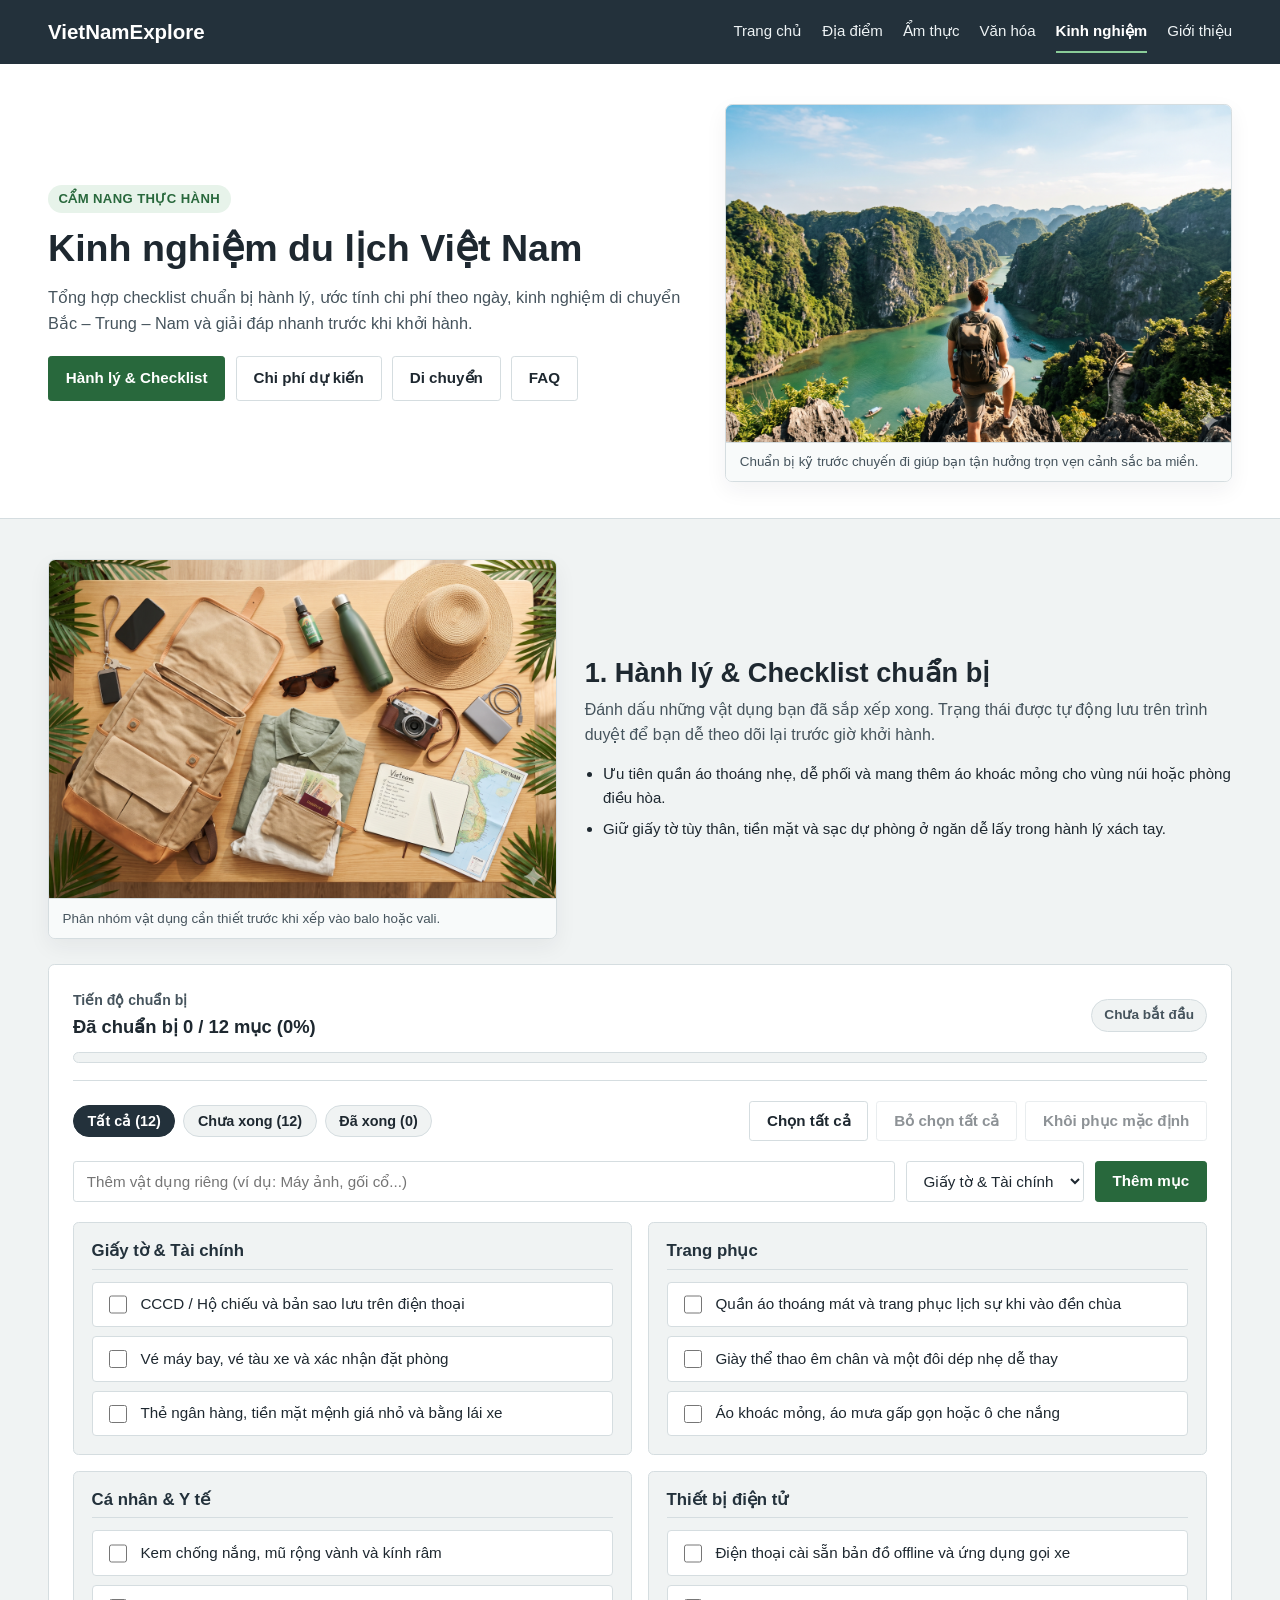
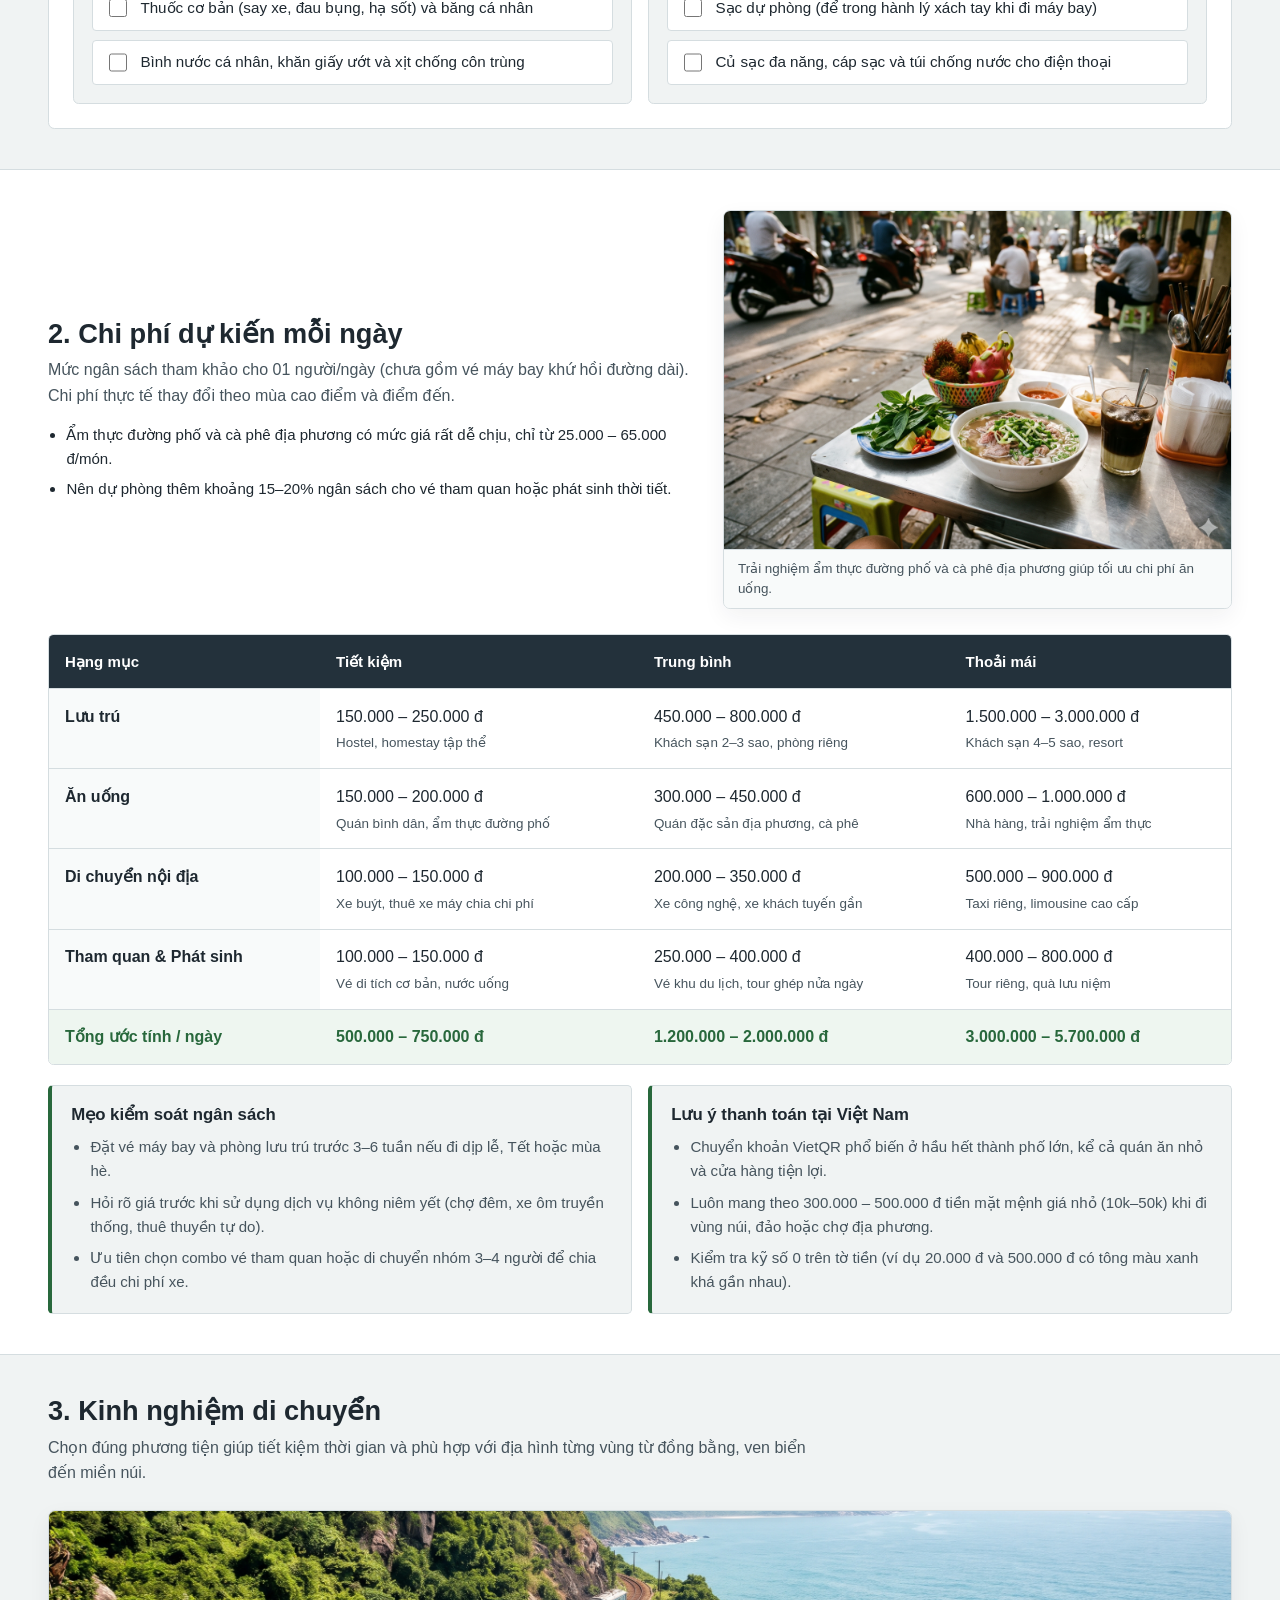
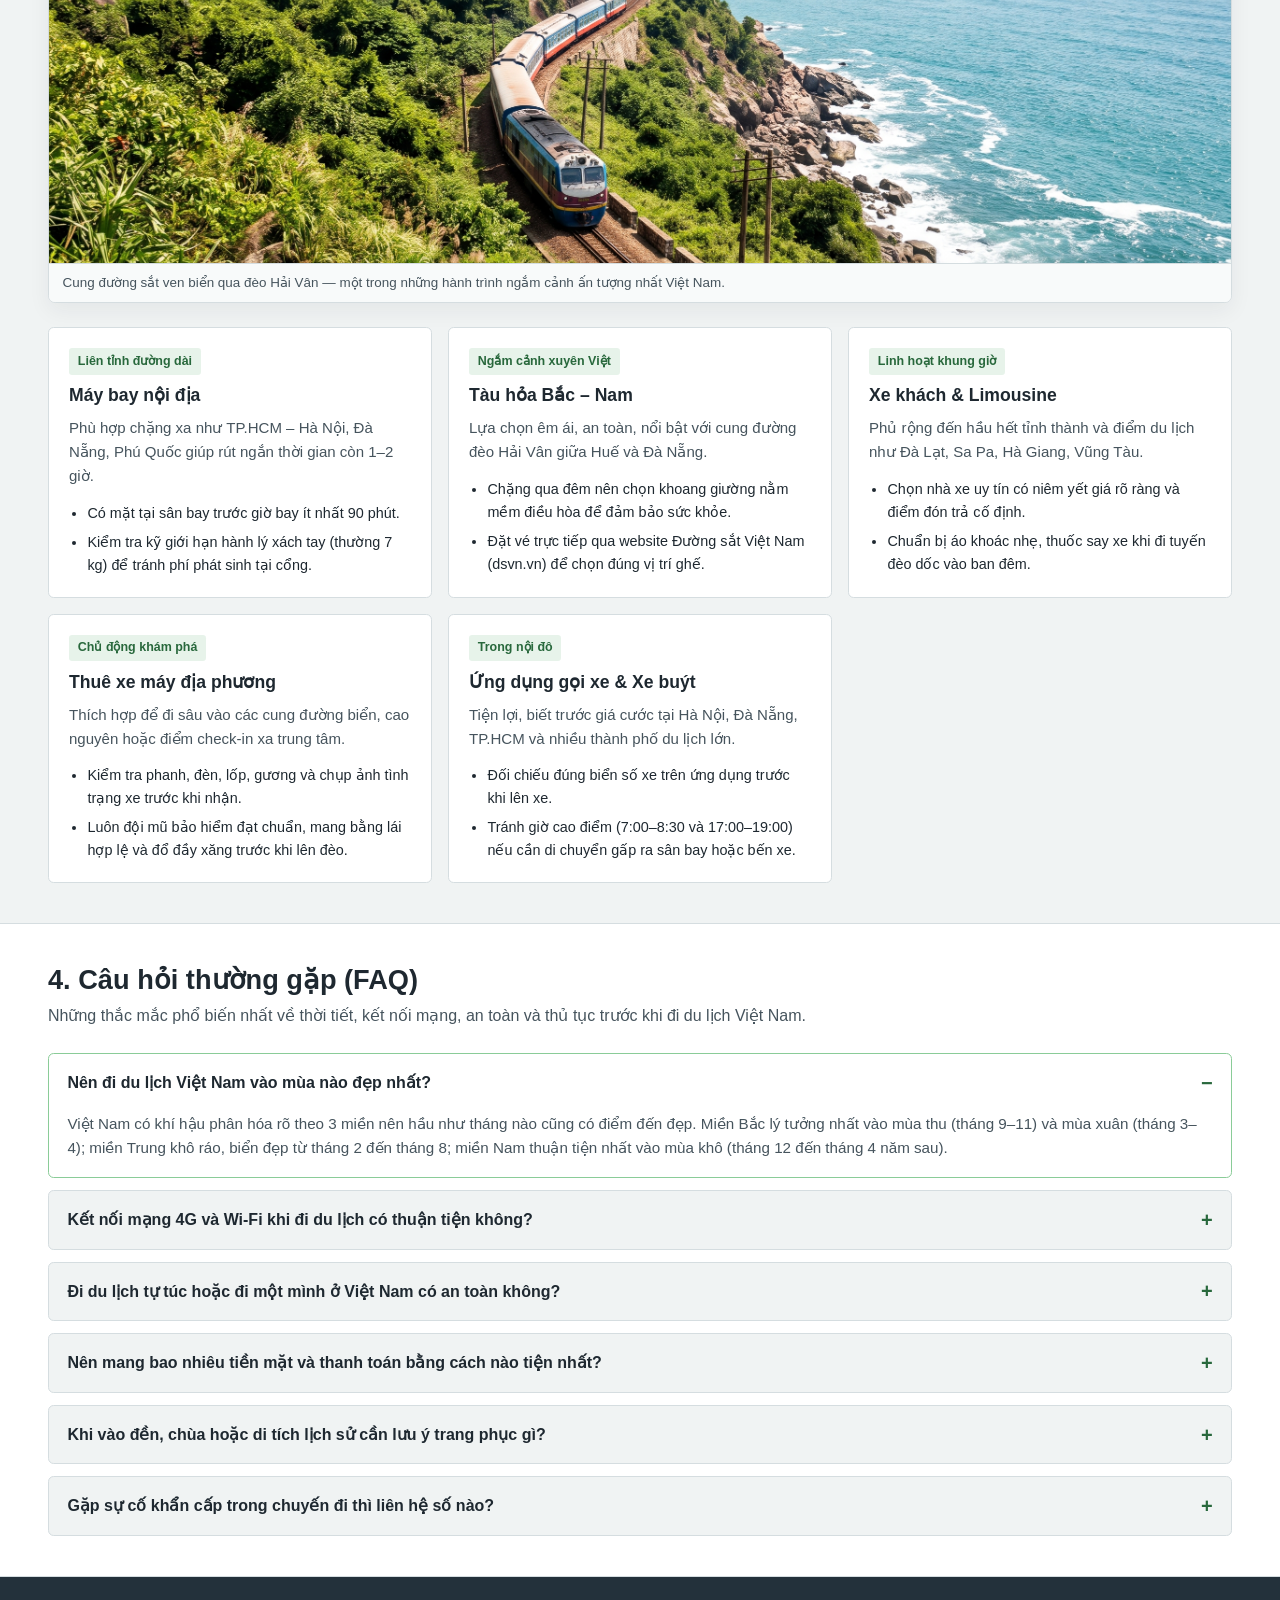
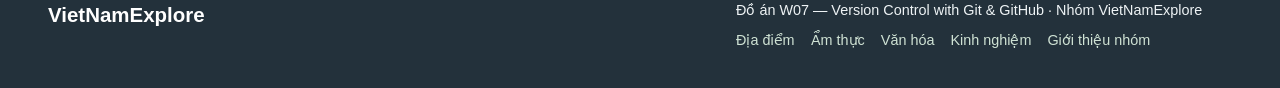
<file: tips.html>
<!DOCTYPE html>
<html lang="vi">
<head>
  <meta charset="UTF-8">
  <meta name="viewport" content="width=device-width, initial-scale=1.0">
  <meta name="description" content="Kinh nghiệm du lịch Việt Nam thực tế: checklist hành lý tương tác, dự trù chi phí, mẹo di chuyển và câu hỏi thường gặp.">
  <title>Kinh nghiệm du lịch — VietNamExplore</title>
  <link rel="stylesheet" href="assets/css/style.css">
  <link rel="stylesheet" href="assets/css/tips.css">
  <script src="assets/js/tips.js" defer></script>
</head>
<body>
  <a class="skip-link" href="#noi-dung">Đến nội dung chính</a>

  <header class="site-header">
    <div class="page-width header-inner">
      <a class="wordmark" href="index.html">VietNamExplore</a>
      <nav class="site-nav" aria-label="Điều hướng chính">
        <a href="index.html">Trang chủ</a>
        <a href="destinations.html">Địa điểm</a>
        <a href="food.html">Ẩm thực</a>
        <a href="culture.html">Văn hóa</a>
        <a href="tips.html" aria-current="page">Kinh nghiệm</a>
        <a href="about.html">Giới thiệu</a>
      </nav>
    </div>
  </header>

  <main id="noi-dung">
    <section class="tips-hero">
      <div class="page-width tips-hero-grid">
        <div class="tips-hero-inner">
          <p class="tips-eyebrow">Cẩm nang thực hành</p>
          <h1>Kinh nghiệm du lịch Việt Nam</h1>
          <p class="tips-lead">
            Tổng hợp checklist chuẩn bị hành lý, ước tính chi phí theo ngày, kinh nghiệm di chuyển Bắc – Trung – Nam và giải đáp nhanh trước khi khởi hành.
          </p>
          <nav class="tips-quick-nav" aria-label="Chuyển nhanh đến các mục trên trang">
            <a class="btn-primary" href="#hanh-ly">Hành lý &amp; Checklist</a>
            <a class="btn-secondary" href="#chi-phi">Chi phí dự kiến</a>
            <a class="btn-secondary" href="#di-chuyen">Di chuyển</a>
            <a class="btn-secondary" href="#faq">FAQ</a>
          </nav>
        </div>

        <figure class="tips-media-frame tips-hero-media">
          <img
            src="assets/images/tips/tips-hero.png"
            alt="Du khách mang balo ngắm toàn cảnh núi đá vôi xanh và dòng sông ngọc tại Việt Nam"
          >
          <figcaption>Chuẩn bị kỹ trước chuyến đi giúp bạn tận hưởng trọn vẹn cảnh sắc ba miền.</figcaption>
        </figure>
      </div>
    </section>

    <!-- MỤC 1: HÀNH LÝ & CHECKLIST TƯƠNG TÁC -->
    <section id="hanh-ly" class="tips-section">
      <div class="page-width">
        <div class="section-intro-split section-intro-reverse">
          <figure class="tips-media-frame">
            <img
              src="assets/images/tips/tips-packing.png"
              alt="Balo du lịch, trang phục gọn nhẹ, mũ cói, kính râm, máy ảnh và sổ tay sắp xếp trên bàn gỗ"
              loading="lazy"
            >
            <figcaption>Phân nhóm vật dụng cần thiết trước khi xếp vào balo hoặc vali.</figcaption>
          </figure>

          <div class="section-head section-head-flush">
            <h2>1. Hành lý &amp; Checklist chuẩn bị</h2>
            <p class="section-desc">
              Đánh dấu những vật dụng bạn đã sắp xếp xong. Trạng thái được tự động lưu trên trình duyệt để bạn dễ theo dõi lại trước giờ khởi hành.
            </p>
            <ul class="section-quick-tips">
              <li>Ưu tiên quần áo thoáng nhẹ, dễ phối và mang thêm áo khoác mỏng cho vùng núi hoặc phòng điều hòa.</li>
              <li>Giữ giấy tờ tùy thân, tiền mặt và sạc dự phòng ở ngăn dễ lấy trong hành lý xách tay.</li>
            </ul>
          </div>
        </div>

        <div class="checklist-panel">
          <div class="checklist-summary">
            <div class="summary-top">
              <div>
                <p class="summary-label">Tiến độ chuẩn bị</p>
                <p id="checklist-count" class="summary-count" aria-live="polite">Đã chuẩn bị 0 / 12 mục (0%)</p>
              </div>
              <p id="checklist-status" class="summary-badge" aria-live="polite">Chưa bắt đầu</p>
            </div>
            <div
              id="checklist-progress-track"
              class="progress-track"
              role="progressbar"
              aria-label="Tiến độ chuẩn bị hành lý"
              aria-valuemin="0"
              aria-valuemax="100"
              aria-valuenow="0"
            >
              <div id="checklist-progress-bar" class="progress-fill"></div>
            </div>
          </div>

          <div class="checklist-toolbar">
            <div class="filter-group" role="group" aria-label="Lọc danh sách hành lý">
              <button type="button" class="filter-btn is-active" data-filter="all" aria-pressed="true">
                Tất cả (<span data-count-for="all">12</span>)
              </button>
              <button type="button" class="filter-btn" data-filter="unchecked" aria-pressed="false">
                Chưa xong (<span data-count-for="unchecked">12</span>)
              </button>
              <button type="button" class="filter-btn" data-filter="checked" aria-pressed="false">
                Đã xong (<span data-count-for="checked">0</span>)
              </button>
            </div>

            <div class="action-group">
              <button type="button" id="btn-check-all" class="btn-secondary">Chọn tất cả</button>
              <button type="button" id="btn-uncheck-all" class="btn-secondary" disabled>Bỏ chọn tất cả</button>
              <button type="button" id="btn-reset-default" class="btn-secondary" disabled>Khôi phục mặc định</button>
            </div>
          </div>

          <form id="checklist-add-form" class="add-item-form" novalidate>
            <div class="add-item-field">
              <label for="new-item-input" class="visually-hidden">Tên vật dụng cần thêm</label>
              <input
                type="text"
                id="new-item-input"
                name="itemText"
                maxlength="80"
                autocomplete="off"
                placeholder="Thêm vật dụng riêng (ví dụ: Máy ảnh, gối cổ...)"
              >
            </div>
            <div class="add-item-category">
              <label for="new-item-category" class="visually-hidden">Chọn nhóm hành lý</label>
              <select id="new-item-category" name="itemCategory">
                <option value="documents">Giấy tờ &amp; Tài chính</option>
                <option value="clothing">Trang phục</option>
                <option value="health">Cá nhân &amp; Y tế</option>
                <option value="tech">Thiết bị điện tử</option>
              </select>
            </div>
            <button type="submit" class="btn-primary">Thêm mục</button>
          </form>
          <p id="form-feedback" class="form-feedback" role="alert" aria-live="assertive" hidden></p>

          <p id="checklist-empty" class="checklist-empty" hidden></p>

          <div id="checklist-groups" class="checklist-groups">
            <article class="checklist-card" data-category="documents">
              <h3>Giấy tờ &amp; Tài chính</h3>
              <ul class="checklist-list" data-list-category="documents">
                <li class="checklist-item" data-item-id="doc-1" data-default="true">
                  <label class="checklist-label">
                    <input type="checkbox" class="checklist-checkbox">
                    <span class="checklist-text">CCCD / Hộ chiếu và bản sao lưu trên điện thoại</span>
                  </label>
                </li>
                <li class="checklist-item" data-item-id="doc-2" data-default="true">
                  <label class="checklist-label">
                    <input type="checkbox" class="checklist-checkbox">
                    <span class="checklist-text">Vé máy bay, vé tàu xe và xác nhận đặt phòng</span>
                  </label>
                </li>
                <li class="checklist-item" data-item-id="doc-3" data-default="true">
                  <label class="checklist-label">
                    <input type="checkbox" class="checklist-checkbox">
                    <span class="checklist-text">Thẻ ngân hàng, tiền mặt mệnh giá nhỏ và bằng lái xe</span>
                  </label>
                </li>
              </ul>
            </article>

            <article class="checklist-card" data-category="clothing">
              <h3>Trang phục</h3>
              <ul class="checklist-list" data-list-category="clothing">
                <li class="checklist-item" data-item-id="cloth-1" data-default="true">
                  <label class="checklist-label">
                    <input type="checkbox" class="checklist-checkbox">
                    <span class="checklist-text">Quần áo thoáng mát và trang phục lịch sự khi vào đền chùa</span>
                  </label>
                </li>
                <li class="checklist-item" data-item-id="cloth-2" data-default="true">
                  <label class="checklist-label">
                    <input type="checkbox" class="checklist-checkbox">
                    <span class="checklist-text">Giày thể thao êm chân và một đôi dép nhẹ dễ thay</span>
                  </label>
                </li>
                <li class="checklist-item" data-item-id="cloth-3" data-default="true">
                  <label class="checklist-label">
                    <input type="checkbox" class="checklist-checkbox">
                    <span class="checklist-text">Áo khoác mỏng, áo mưa gấp gọn hoặc ô che nắng</span>
                  </label>
                </li>
              </ul>
            </article>

            <article class="checklist-card" data-category="health">
              <h3>Cá nhân &amp; Y tế</h3>
              <ul class="checklist-list" data-list-category="health">
                <li class="checklist-item" data-item-id="health-1" data-default="true">
                  <label class="checklist-label">
                    <input type="checkbox" class="checklist-checkbox">
                    <span class="checklist-text">Kem chống nắng, mũ rộng vành và kính râm</span>
                  </label>
                </li>
                <li class="checklist-item" data-item-id="health-2" data-default="true">
                  <label class="checklist-label">
                    <input type="checkbox" class="checklist-checkbox">
                    <span class="checklist-text">Thuốc cơ bản (say xe, đau bụng, hạ sốt) và băng cá nhân</span>
                  </label>
                </li>
                <li class="checklist-item" data-item-id="health-3" data-default="true">
                  <label class="checklist-label">
                    <input type="checkbox" class="checklist-checkbox">
                    <span class="checklist-text">Bình nước cá nhân, khăn giấy ướt và xịt chống côn trùng</span>
                  </label>
                </li>
              </ul>
            </article>

            <article class="checklist-card" data-category="tech">
              <h3>Thiết bị điện tử</h3>
              <ul class="checklist-list" data-list-category="tech">
                <li class="checklist-item" data-item-id="tech-1" data-default="true">
                  <label class="checklist-label">
                    <input type="checkbox" class="checklist-checkbox">
                    <span class="checklist-text">Điện thoại cài sẵn bản đồ offline và ứng dụng gọi xe</span>
                  </label>
                </li>
                <li class="checklist-item" data-item-id="tech-2" data-default="true">
                  <label class="checklist-label">
                    <input type="checkbox" class="checklist-checkbox">
                    <span class="checklist-text">Sạc dự phòng (để trong hành lý xách tay khi đi máy bay)</span>
                  </label>
                </li>
                <li class="checklist-item" data-item-id="tech-3" data-default="true">
                  <label class="checklist-label">
                    <input type="checkbox" class="checklist-checkbox">
                    <span class="checklist-text">Củ sạc đa năng, cáp sạc và túi chống nước cho điện thoại</span>
                  </label>
                </li>
              </ul>
            </article>
          </div>
        </div>
      </div>
    </section>

    <!-- MỤC 2: CHI PHÍ DỰ KIẾN -->
    <section id="chi-phi" class="tips-section tips-section-alt">
      <div class="page-width">
        <div class="section-intro-split">
          <div class="section-head section-head-flush">
            <h2>2. Chi phí dự kiến mỗi ngày</h2>
            <p class="section-desc">
              Mức ngân sách tham khảo cho 01 người/ngày (chưa gồm vé máy bay khứ hồi đường dài). Chi phí thực tế thay đổi theo mùa cao điểm và điểm đến.
            </p>
            <ul class="section-quick-tips">
              <li>Ẩm thực đường phố và cà phê địa phương có mức giá rất dễ chịu, chỉ từ 25.000 – 65.000 đ/món.</li>
              <li>Nên dự phòng thêm khoảng 15–20% ngân sách cho vé tham quan hoặc phát sinh thời tiết.</li>
            </ul>
          </div>

          <figure class="tips-media-frame">
            <img
              src="assets/images/tips/tips-cost.png"
              alt="Bữa sáng bình dân đặc trưng tại Việt Nam gồm phở bò, rau thơm, trái cây tươi và cà phê sữa đá"
              loading="lazy"
            >
            <figcaption>Trải nghiệm ẩm thực đường phố và cà phê địa phương giúp tối ưu chi phí ăn uống.</figcaption>
          </figure>
        </div>

        <div class="table-scroll" tabindex="0" aria-label="Bảng dự trù chi phí du lịch theo ngày">
          <table class="cost-table">
            <thead>
              <tr>
                <th scope="col">Hạng mục</th>
                <th scope="col">Tiết kiệm</th>
                <th scope="col">Trung bình</th>
                <th scope="col">Thoải mái</th>
              </tr>
            </thead>
            <tbody>
              <tr>
                <th scope="row">Lưu trú</th>
                <td>150.000 – 250.000 đ<span class="cost-note">Hostel, homestay tập thể</span></td>
                <td>450.000 – 800.000 đ<span class="cost-note">Khách sạn 2–3 sao, phòng riêng</span></td>
                <td>1.500.000 – 3.000.000 đ<span class="cost-note">Khách sạn 4–5 sao, resort</span></td>
              </tr>
              <tr>
                <th scope="row">Ăn uống</th>
                <td>150.000 – 200.000 đ<span class="cost-note">Quán bình dân, ẩm thực đường phố</span></td>
                <td>300.000 – 450.000 đ<span class="cost-note">Quán đặc sản địa phương, cà phê</span></td>
                <td>600.000 – 1.000.000 đ<span class="cost-note">Nhà hàng, trải nghiệm ẩm thực</span></td>
              </tr>
              <tr>
                <th scope="row">Di chuyển nội địa</th>
                <td>100.000 – 150.000 đ<span class="cost-note">Xe buýt, thuê xe máy chia chi phí</span></td>
                <td>200.000 – 350.000 đ<span class="cost-note">Xe công nghệ, xe khách tuyến gần</span></td>
                <td>500.000 – 900.000 đ<span class="cost-note">Taxi riêng, limousine cao cấp</span></td>
              </tr>
              <tr>
                <th scope="row">Tham quan &amp; Phát sinh</th>
                <td>100.000 – 150.000 đ<span class="cost-note">Vé di tích cơ bản, nước uống</span></td>
                <td>250.000 – 400.000 đ<span class="cost-note">Vé khu du lịch, tour ghép nửa ngày</span></td>
                <td>400.000 – 800.000 đ<span class="cost-note">Tour riêng, quà lưu niệm</span></td>
              </tr>
            </tbody>
            <tfoot>
              <tr>
                <th scope="row">Tổng ước tính / ngày</th>
                <td><strong>500.000 – 750.000 đ</strong></td>
                <td><strong>1.200.000 – 2.000.000 đ</strong></td>
                <td><strong>3.000.000 – 5.700.000 đ</strong></td>
              </tr>
            </tfoot>
          </table>
        </div>

        <div class="tips-callout-grid">
          <article class="callout-box">
            <h3>Mẹo kiểm soát ngân sách</h3>
            <ul>
              <li>Đặt vé máy bay và phòng lưu trú trước 3–6 tuần nếu đi dịp lễ, Tết hoặc mùa hè.</li>
              <li>Hỏi rõ giá trước khi sử dụng dịch vụ không niêm yết (chợ đêm, xe ôm truyền thống, thuê thuyền tự do).</li>
              <li>Ưu tiên chọn combo vé tham quan hoặc di chuyển nhóm 3–4 người để chia đều chi phí xe.</li>
            </ul>
          </article>
          <article class="callout-box">
            <h3>Lưu ý thanh toán tại Việt Nam</h3>
            <ul>
              <li>Chuyển khoản VietQR phổ biến ở hầu hết thành phố lớn, kể cả quán ăn nhỏ và cửa hàng tiện lợi.</li>
              <li>Luôn mang theo 300.000 – 500.000 đ tiền mặt mệnh giá nhỏ (10k–50k) khi đi vùng núi, đảo hoặc chợ địa phương.</li>
              <li>Kiểm tra kỹ số 0 trên tờ tiền (ví dụ 20.000 đ và 500.000 đ có tông màu xanh khá gần nhau).</li>
            </ul>
          </article>
        </div>
      </div>
    </section>

    <!-- MỤC 3: DI CHUYỂN -->
    <section id="di-chuyen" class="tips-section">
      <div class="page-width">
        <div class="section-head">
          <h2>3. Kinh nghiệm di chuyển</h2>
          <p class="section-desc">
            Chọn đúng phương tiện giúp tiết kiệm thời gian và phù hợp với địa hình từng vùng từ đồng bằng, ven biển đến miền núi.
          </p>
        </div>

        <figure class="tips-media-frame tips-banner-media">
          <img
            src="assets/images/tips/tips-transport.png"
            alt="Đoàn tàu hỏa Bắc Nam uốn lượn men theo cung đường ven biển đèo Hải Vân giữa núi xanh và biển ngọc"
            loading="lazy"
          >
          <figcaption>Cung đường sắt ven biển qua đèo Hải Vân — một trong những hành trình ngắm cảnh ấn tượng nhất Việt Nam.</figcaption>
        </figure>

        <div class="transport-grid">
          <article class="transport-card">
            <span class="transport-tag">Liên tỉnh đường dài</span>
            <h3>Máy bay nội địa</h3>
            <p>Phù hợp chặng xa như TP.HCM – Hà Nội, Đà Nẵng, Phú Quốc giúp rút ngắn thời gian còn 1–2 giờ.</p>
            <ul class="transport-meta">
              <li>Có mặt tại sân bay trước giờ bay ít nhất 90 phút.</li>
              <li>Kiểm tra kỹ giới hạn hành lý xách tay (thường 7 kg) để tránh phí phát sinh tại cổng.</li>
            </ul>
          </article>

          <article class="transport-card">
            <span class="transport-tag">Ngắm cảnh xuyên Việt</span>
            <h3>Tàu hỏa Bắc – Nam</h3>
            <p>Lựa chọn êm ái, an toàn, nổi bật với cung đường đèo Hải Vân giữa Huế và Đà Nẵng.</p>
            <ul class="transport-meta">
              <li>Chặng qua đêm nên chọn khoang giường nằm mềm điều hòa để đảm bảo sức khỏe.</li>
              <li>Đặt vé trực tiếp qua website Đường sắt Việt Nam (dsvn.vn) để chọn đúng vị trí ghế.</li>
            </ul>
          </article>

          <article class="transport-card">
            <span class="transport-tag">Linh hoạt khung giờ</span>
            <h3>Xe khách &amp; Limousine</h3>
            <p>Phủ rộng đến hầu hết tỉnh thành và điểm du lịch như Đà Lạt, Sa Pa, Hà Giang, Vũng Tàu.</p>
            <ul class="transport-meta">
              <li>Chọn nhà xe uy tín có niêm yết giá rõ ràng và điểm đón trả cố định.</li>
              <li>Chuẩn bị áo khoác nhẹ, thuốc say xe khi đi tuyến đèo dốc vào ban đêm.</li>
            </ul>
          </article>

          <article class="transport-card">
            <span class="transport-tag">Chủ động khám phá</span>
            <h3>Thuê xe máy địa phương</h3>
            <p>Thích hợp để đi sâu vào các cung đường biển, cao nguyên hoặc điểm check-in xa trung tâm.</p>
            <ul class="transport-meta">
              <li>Kiểm tra phanh, đèn, lốp, gương và chụp ảnh tình trạng xe trước khi nhận.</li>
              <li>Luôn đội mũ bảo hiểm đạt chuẩn, mang bằng lái hợp lệ và đổ đầy xăng trước khi lên đèo.</li>
            </ul>
          </article>

          <article class="transport-card">
            <span class="transport-tag">Trong nội đô</span>
            <h3>Ứng dụng gọi xe &amp; Xe buýt</h3>
            <p>Tiện lợi, biết trước giá cước tại Hà Nội, Đà Nẵng, TP.HCM và nhiều thành phố du lịch lớn.</p>
            <ul class="transport-meta">
              <li>Đối chiếu đúng biển số xe trên ứng dụng trước khi lên xe.</li>
              <li>Tránh giờ cao điểm (7:00–8:30 và 17:00–19:00) nếu cần di chuyển gấp ra sân bay hoặc bến xe.</li>
            </ul>
          </article>
        </div>
      </div>
    </section>

    <!-- MỤC 4: FAQ -->
    <section id="faq" class="tips-section tips-section-alt">
      <div class="page-width">
        <div class="section-head">
          <h2>4. Câu hỏi thường gặp (FAQ)</h2>
          <p class="section-desc">
            Những thắc mắc phổ biến nhất về thời tiết, kết nối mạng, an toàn và thủ tục trước khi đi du lịch Việt Nam.
          </p>
        </div>

        <div class="faq-list">
          <details class="faq-item" open>
            <summary>Nên đi du lịch Việt Nam vào mùa nào đẹp nhất?</summary>
            <div class="faq-answer">
              <p>
                Việt Nam có khí hậu phân hóa rõ theo 3 miền nên hầu như tháng nào cũng có điểm đến đẹp. Miền Bắc lý tưởng nhất vào mùa thu (tháng 9–11) và mùa xuân (tháng 3–4); miền Trung khô ráo, biển đẹp từ tháng 2 đến tháng 8; miền Nam thuận tiện nhất vào mùa khô (tháng 12 đến tháng 4 năm sau).
              </p>
            </div>
          </details>

          <details class="faq-item">
            <summary>Kết nối mạng 4G và Wi-Fi khi đi du lịch có thuận tiện không?</summary>
            <div class="faq-answer">
              <p>
                Hầu hết quán cà phê, khách sạn, nhà hàng đều có Wi-Fi miễn phí. Tuy nhiên, bạn vẫn nên đăng ký gói cước 4G/5G theo ngày hoặc tuần (Viettel, Vinaphone, MobiFone) để tra bản đồ, gọi xe và thanh toán thuận tiện, đặc biệt là Viettel có vùng phủ sóng ổn định tại vùng núi và hải đảo.
              </p>
            </div>
          </details>

          <details class="faq-item">
            <summary>Đi du lịch tự túc hoặc đi một mình ở Việt Nam có an toàn không?</summary>
            <div class="faq-answer">
              <p>
                Việt Nam nhìn chung rất thân thiện và an toàn với du khách tự túc. Dù vậy, bạn nên giữ đồ cá nhân gọn trước ngực ở khu vực đông người, không đi vào đoạn đường vắng khuya một mình và chia sẻ lịch trình lưu trú với người thân.
              </p>
            </div>
          </details>

          <details class="faq-item">
            <summary>Nên mang bao nhiêu tiền mặt và thanh toán bằng cách nào tiện nhất?</summary>
            <div class="faq-answer">
              <p>
                Bạn có thể thanh toán qua VietQR hoặc thẻ tại đa số cửa hàng ở đô thị. Chỉ cần mang lượng tiền mặt đủ dùng cho 1–2 ngày (khoảng 500.000 – 1.000.000 đ, kèm tiền lẻ) để trả phí gửi xe, mua đồ ở chợ truyền thống hoặc phòng trường hợp mất sóng mạng.
              </p>
            </div>
          </details>

          <details class="faq-item">
            <summary>Khi vào đền, chùa hoặc di tích lịch sử cần lưu ý trang phục gì?</summary>
            <div class="faq-answer">
              <p>
                Nên mặc trang phục kín đáo, lịch sự (áo có tay, quần hoặc váy dài qua đầu gối), giữ trật tự và tuân thủ biển báo khu vực không chụp ảnh. Một chiếc khăn choàng mỏng trong balo rất hữu ích nếu bạn cần che vai đột xuất.
              </p>
            </div>
          </details>

          <details class="faq-item">
            <summary>Gặp sự cố khẩn cấp trong chuyến đi thì liên hệ số nào?</summary>
            <div class="faq-answer">
              <p>
                Hãy lưu sẵn các đầu số khẩn cấp toàn quốc tại Việt Nam: <strong>113</strong> (Cảnh sát phản ứng nhanh), <strong>114</strong> (Cứu hỏa &amp; Cứu nạn), <strong>115</strong> (Cấp cứu y tế) cùng số lễ tân khách sạn nơi bạn đang lưu trú.
              </p>
            </div>
          </details>
        </div>
      </div>
    </section>
  </main>

  <footer class="site-footer">
    <div class="page-width footer-inner">
      <a class="wordmark" href="index.html">VietNamExplore</a>
      <div class="footer-meta">
        <p>Đồ án W07 — Version Control with Git &amp; GitHub · Nhóm VietNamExplore</p>
        <ul class="footer-links">
          <li><a href="destinations.html">Địa điểm</a></li>
          <li><a href="food.html">Ẩm thực</a></li>
          <li><a href="culture.html">Văn hóa</a></li>
          <li><a href="tips.html">Kinh nghiệm</a></li>
          <li><a href="about.html">Giới thiệu nhóm</a></li>
        </ul>
      </div>
    </div>
  </footer>
</body>
</html>
</file>
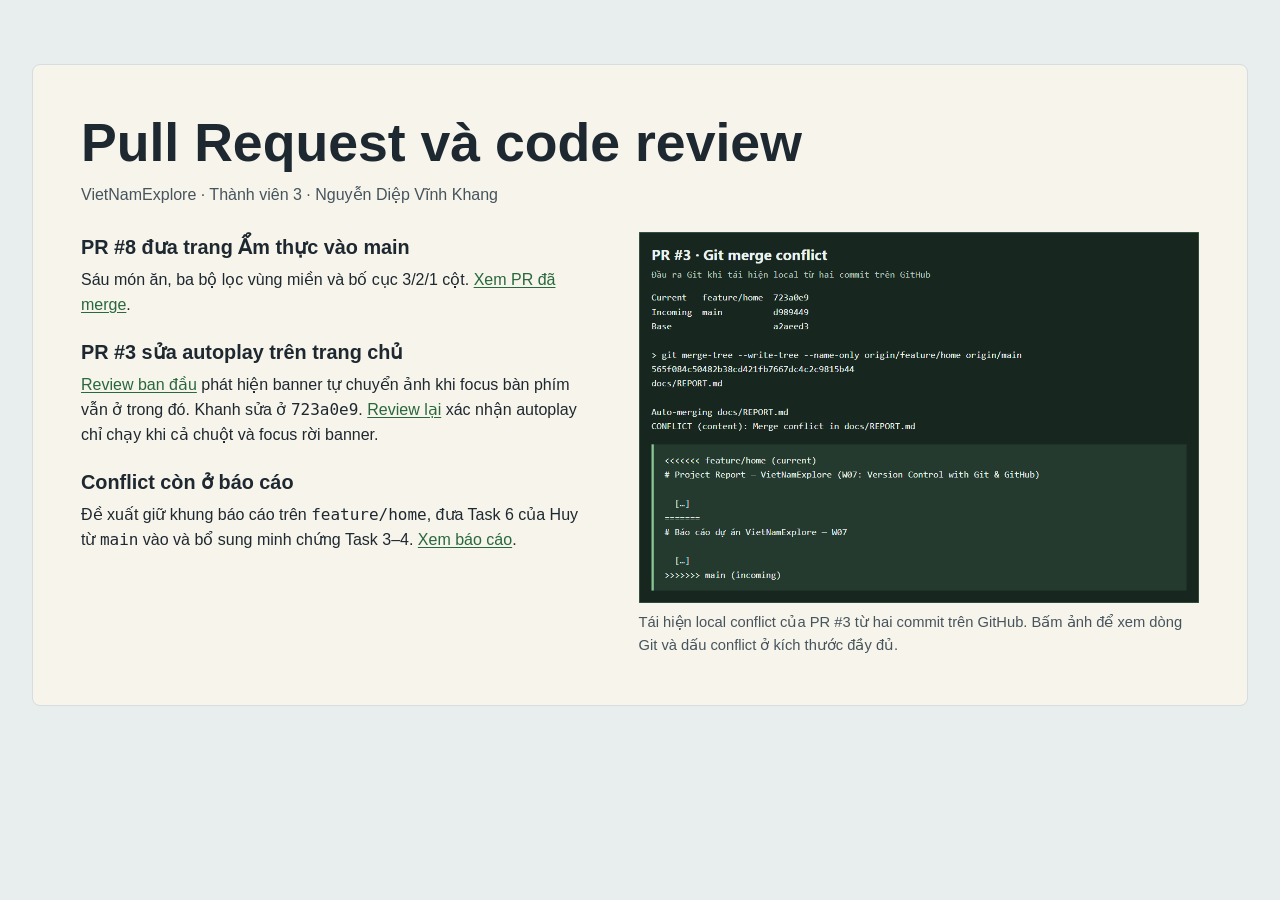
<file: docs/MEMBER_3_REVIEW.html>
<!doctype html>
<html lang="vi">
<head>
  <meta charset="utf-8">
  <meta name="viewport" content="width=device-width, initial-scale=1">
  <title>VietNamExplore · Pull Request và code review</title>
  <style>
    * { box-sizing: border-box; }
    body {
      margin: 0;
      background: #e8eded;
      color: #1e2830;
      font: 1rem/1.55 "Segoe UI", Arial, sans-serif;
    }
    main {
      width: min(76rem, calc(100% - 2rem));
      margin: clamp(1rem, 5vw, 4rem) auto;
      padding: clamp(1.25rem, 4vw, 3rem);
      border: 1px solid #d5dde0;
      border-radius: .5rem;
      background: #f7f4eb;
    }
    h1, h2, p, figure { margin: 0; }
    h1 { font-size: clamp(2rem, 5vw, 3.35rem); line-height: 1.1; }
    h2 { margin-bottom: .35rem; font-size: 1.24rem; }
    header p { margin-top: .7rem; color: #46545d; }
    .content {
      display: grid;
      grid-template-columns: 1fr 1.1fr;
      align-items: start;
      gap: clamp(1.25rem, 4vw, 3rem);
      margin-top: 1.5rem;
    }
    section + section { margin-top: 1.2rem; }
    a { color: #28683c; text-underline-offset: .15em; }
    a:focus-visible { outline: 3px solid #28683c; outline-offset: 3px; }
    img { display: block; width: 100%; height: auto; }
    figcaption { margin-top: .5rem; color: #46545d; font-size: .92rem; }
    @media (max-width: 50rem) {
      .content { grid-template-columns: 1fr; }
    }
    @media print {
      @page { size: A4 landscape; margin: 9mm; }
      body { background: white; }
      main { width: 100%; margin: 0; padding: 1rem; break-inside: avoid; }
      .content { grid-template-columns: 1fr 1.1fr; }
    }
  </style>
</head>
<body>
  <main>
    <header>
      <h1>Pull Request và code review</h1>
      <p>VietNamExplore · Thành viên 3 · Nguyễn Diệp Vĩnh Khang</p>
    </header>
    <div class="content">
      <div>
        <section>
          <h2>PR #8 đưa trang Ẩm thực vào main</h2>
          <p>Sáu món ăn, ba bộ lọc vùng miền và bố cục 3/2/1 cột. <a href="https://github.com/DauCaoDung132/VietNamExplore/pull/8">Xem PR đã merge</a>.</p>
        </section>
        <section>
          <h2>PR #3 sửa autoplay trên trang chủ</h2>
          <p><a href="https://github.com/DauCaoDung132/VietNamExplore/pull/3#pullrequestreview-6063441754">Review ban đầu</a> phát hiện banner tự chuyển ảnh khi focus bàn phím vẫn ở trong đó. Khanh sửa ở <code>723a0e9</code>. <a href="https://github.com/DauCaoDung132/VietNamExplore/pull/3#pullrequestreview-6083871232">Review lại</a> xác nhận autoplay chỉ chạy khi cả chuột và focus rời banner.</p>
        </section>
        <section>
          <h2>Conflict còn ở báo cáo</h2>
          <p>Đề xuất giữ khung báo cáo trên <code>feature/home</code>, đưa Task 6 của Huy từ <code>main</code> vào và bổ sung minh chứng Task 3–4. <a href="REPORT.md">Xem báo cáo</a>.</p>
        </section>
      </div>
      <figure>
        <a href="images/tv3-pr3-conflict.png"><img src="images/tv3-pr3-conflict.png" width="1032" height="683" alt="Kết quả Git cho thấy docs/REPORT.md là tệp duy nhất có conflict giữa feature/home và main"></a>
        <figcaption>Tái hiện local conflict của PR #3 từ hai commit trên GitHub. Bấm ảnh để xem dòng Git và dấu conflict ở kích thước đầy đủ.</figcaption>
      </figure>
    </div>
  </main>
</body>
</html>
</file>
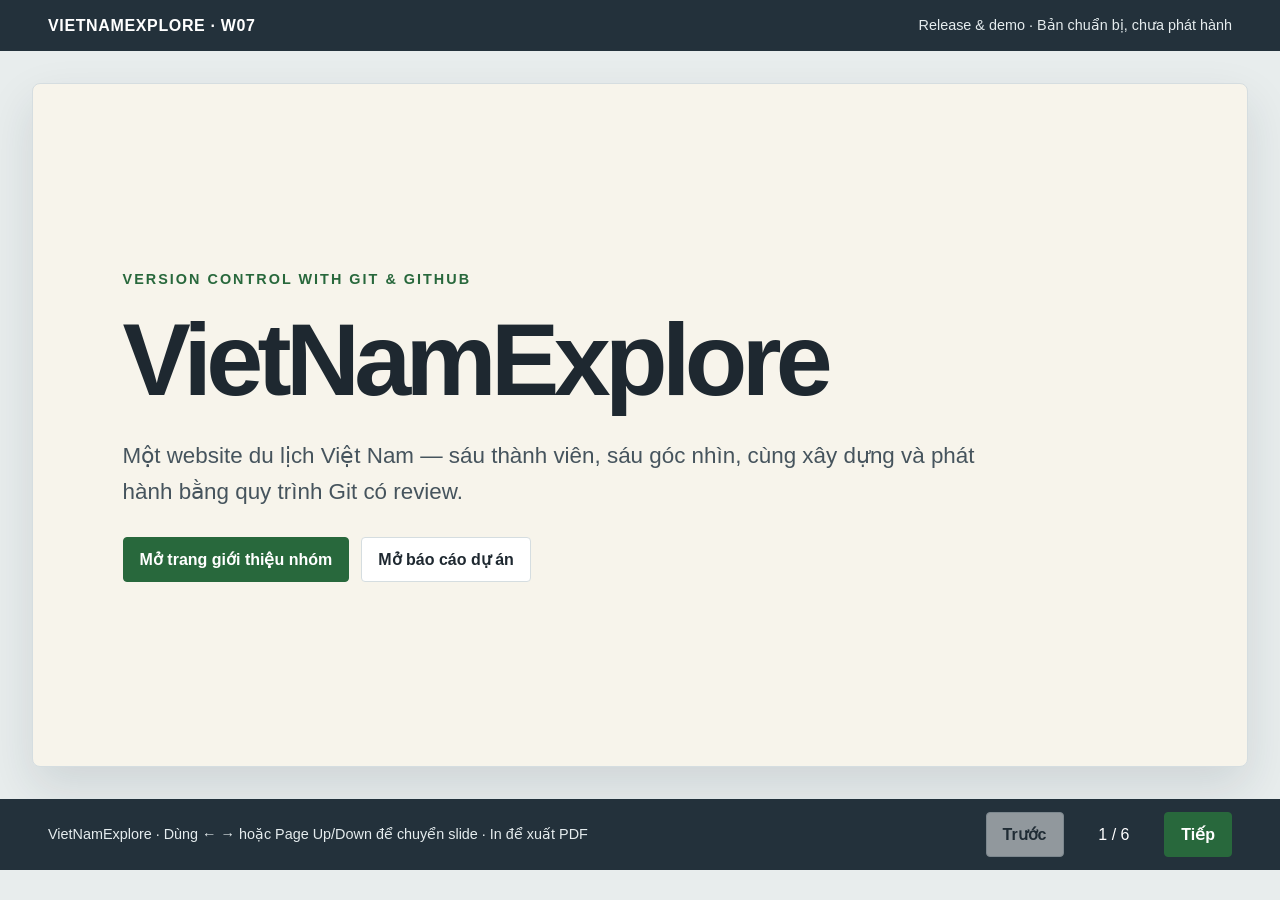
<file: docs/RELEASE_DEMO.html>
<!doctype html>
<html lang="vi">
<head>
  <meta charset="utf-8">
  <meta name="viewport" content="width=device-width, initial-scale=1">
  <meta name="theme-color" content="#23313b">
  <title>VietNamExplore — Release &amp; Demo</title>
  <style>
    :root {
      color-scheme: light;
      --ink: #1e2830;
      --muted: #46545d;
      --nav: #23313b;
      --green: #28683c;
      --paper: #f7f4eb;
      --line: #d5dde0;
    }

    * { box-sizing: border-box; }

    body {
      min-height: 100vh;
      margin: 0;
      color: var(--ink);
      background: #e8eded;
      font: 1rem/1.6 "Segoe UI", Arial, sans-serif;
    }

    a { color: var(--green); }

    button, a { font: inherit; }

    :focus-visible {
      outline: 3px solid #5a9d6f;
      outline-offset: 3px;
    }

    .deck-header,
    .deck-footer {
      display: flex;
      align-items: center;
      justify-content: space-between;
      gap: 1rem;
      padding: .8rem clamp(1rem, 4vw, 3rem);
      color: #fff;
      background: var(--nav);
    }

    .deck-header strong { letter-spacing: .04em; }
    .deck-header span,
    .deck-footer p { margin: 0; color: #e5ecee; font-size: .9rem; }

    .slide {
      display: flex;
      width: min(100% - 2rem, 76rem);
      min-height: min(76vh, 48rem);
      flex-direction: column;
      justify-content: center;
      margin: 2rem auto;
      padding: clamp(2rem, 7vw, 6rem);
      border: 1px solid var(--line);
      border-radius: .5rem;
      background: var(--paper);
      box-shadow: 0 1.25rem 3rem rgb(23 43 58 / 12%);
    }

    .slide[hidden] { display: none; }
    .eyebrow { margin: 0 0 .75rem; color: var(--green); font-size: .9rem; font-weight: 800; letter-spacing: .14em; text-transform: uppercase; }
    h1, h2, h3 { margin: 0; line-height: 1.12; }
    h1 { max-width: 13ch; font-size: clamp(3rem, 8vw, 6.5rem); letter-spacing: -.055em; }
    h2 { max-width: 20ch; font-size: clamp(2.2rem, 5vw, 4rem); letter-spacing: -.04em; }
    h3 { font-size: 1.15rem; }
    .lead { max-width: 55rem; margin: 1.25rem 0 0; color: var(--muted); font-size: clamp(1.05rem, 2vw, 1.4rem); }
    .slide-grid { display: grid; grid-template-columns: repeat(2, minmax(0, 1fr)); gap: 1rem; margin-top: 2rem; }
    .card { padding: 1.2rem; border: 1px solid var(--line); border-radius: .35rem; background: #fff; }
    .card p { margin: .45rem 0 0; color: var(--muted); }
    .card ul { margin: .55rem 0 0; padding-left: 1.2rem; }
    .status-list { display: grid; gap: .75rem; margin: 1.5rem 0 0; padding: 0; list-style: none; }
    .status-list li { padding: .8rem 1rem; border-left: .3rem solid var(--green); background: #fff; }
    .status-list .pending { border-left-color: #ad6d00; }
    .status-list .blocked { border-left-color: #a63e36; }
    .actions { display: flex; flex-wrap: wrap; gap: .75rem; margin-top: 1.7rem; }
    .actions a,
    .controls button {
      display: inline-flex;
      min-height: 2.8rem;
      align-items: center;
      justify-content: center;
      padding: .55rem 1rem;
      border: 1px solid var(--line);
      border-radius: .25rem;
      color: var(--ink);
      background: #fff;
      font-weight: 700;
      text-decoration: none;
      cursor: pointer;
    }
    .actions a:first-child,
    .controls button:last-child { border-color: var(--green); color: #fff; background: var(--green); }
    .actions a:hover,
    .controls button:hover:not(:disabled) { filter: brightness(.94); }
    .controls button:disabled { opacity: .5; cursor: not-allowed; }
    .controls { display: flex; align-items: center; gap: .65rem; }
    .controls output { min-width: 5rem; text-align: center; font-variant-numeric: tabular-nums; }
    .deck-footer { position: sticky; bottom: 0; }

    @media (max-width: 42rem) {
      .deck-header { align-items: flex-start; flex-direction: column; gap: .2rem; }
      .slide { min-height: 68vh; margin-block: 1rem; padding: 1.5rem; }
      .slide-grid { grid-template-columns: 1fr; }
      .deck-footer { align-items: flex-start; flex-direction: column; }
      .controls { width: 100%; justify-content: space-between; }
    }

    @media (prefers-reduced-motion: no-preference) {
      .slide:not([hidden]) { animation: enter .2s ease-out; }
      @keyframes enter { from { opacity: .5; transform: translateY(.4rem); } to { opacity: 1; transform: none; } }
    }

    @media print {
      body { background: #fff; }
      .deck-header, .deck-footer { display: none; }
      .slide, .slide[hidden] {
        display: flex !important;
        width: 100%;
        min-height: 100vh;
        margin: 0;
        border: 0;
        border-radius: 0;
        box-shadow: none;
        break-after: page;
      }
    }
  </style>
</head>
<body>
  <header class="deck-header">
    <strong>VIETNAMEXPLORE · W07</strong>
    <span>Release &amp; demo · Bản chuẩn bị, chưa phát hành</span>
  </header>

  <main id="slides" aria-label="Slide trình bày VietNamExplore">
    <section class="slide" id="slide-1" aria-labelledby="title-1">
      <p class="eyebrow">Version Control with Git &amp; GitHub</p>
      <h1 id="title-1">VietNamExplore</h1>
      <p class="lead">Một website du lịch Việt Nam — sáu thành viên, sáu góc nhìn, cùng xây dựng và phát hành bằng quy trình Git có review.</p>
      <div class="actions">
        <a href="../about.html#team">Mở trang giới thiệu nhóm</a>
        <a href="REPORT.md">Mở báo cáo dự án</a>
      </div>
    </section>

    <section class="slide" id="slide-2" aria-labelledby="title-2" hidden>
      <p class="eyebrow">Sản phẩm</p>
      <h2 id="title-2">Khám phá Việt Nam qua một website tĩnh</h2>
      <p class="lead">Dự án dùng HTML, CSS và JavaScript thuần; nội dung được chia theo trang, dễ đọc, dễ triển khai và phù hợp để thực hành cộng tác nhóm.</p>
      <div class="slide-grid">
        <article class="card"><h3>Nội dung du lịch</h3><p>Trang chủ, địa điểm, ẩm thực, văn hóa và kinh nghiệm du lịch.</p></article>
        <article class="card"><h3>Trang giới thiệu</h3><p>Giới thiệu dự án, công nghệ, sáu thành viên và quy trình cộng tác.</p></article>
        <article class="card"><h3>Công nghệ</h3><p>HTML5 · CSS3 · JavaScript · Git/GitHub · GitHub Pages.</p></article>
        <article class="card"><h3>Mục tiêu nhóm</h3><p>Thực hành branch, commit, Pull Request, review, conflict và release.</p></article>
      </div>
    </section>

    <section class="slide" id="slide-3" aria-labelledby="title-3" hidden>
      <p class="eyebrow">Thành viên 6 · Giới thiệu &amp; phát hành</p>
      <h2 id="title-3">Một hành trình, sáu thành viên</h2>
      <p class="lead">Trang About hiển thị hồ sơ thành viên, nhiệm vụ, file phụ trách và nội dung đóng góp; người xem có thể mở cửa sổ chi tiết bằng JavaScript.</p>
      <div class="slide-grid">
        <article class="card"><h3>Trải nghiệm</h3><ul><li>Sáu thẻ thành viên tạo từ dữ liệu.</li><li>Nút mở chi tiết, chuyển thành viên trước/sau.</li><li>Điều hướng bàn phím và hỗ trợ reduced motion.</li></ul></article>
        <article class="card"><h3>Thiết kế</h3><ul><li>Giới thiệu mục tiêu dự án và công nghệ.</li><li>Bố cục co giãn theo màn hình.</li><li>CSS riêng trong <code>assets/css/about.css</code>.</li></ul></article>
      </div>
      <div class="actions"><a href="../about.html#team">Xem sáu hồ sơ thành viên</a></div>
    </section>

    <section class="slide" id="slide-4" aria-labelledby="title-4" hidden>
      <p class="eyebrow">Kịch bản demo</p>
      <h2 id="title-4">Demo trang About trong 60 giây</h2>
      <div class="slide-grid">
        <article class="card"><h3>01 · Giới thiệu</h3><p>Giải thích mục tiêu website và các công nghệ sử dụng.</p></article>
        <article class="card"><h3>02 · Thành viên</h3><p>Cuộn tới “Thành viên”, mở một thẻ và cho xem file/nhiệm vụ.</p></article>
        <article class="card"><h3>03 · Tương tác</h3><p>Dùng nút trước/sau, phím mũi tên, Escape hoặc nút đóng.</p></article>
        <article class="card"><h3>04 · Responsive</h3><p>Thu hẹp cửa sổ để minh họa thay đổi lưới và hộp chi tiết.</p></article>
      </div>
      <div class="actions"><a href="../about.html#team">Mở trang About</a></div>
    </section>

    <section class="slide" id="slide-5" aria-labelledby="title-5" hidden>
      <p class="eyebrow">Tình trạng xác minh · 25/11/2026</p>
      <h2 id="title-5">Mã đã chuẩn bị; release chưa được công bố</h2>
      <ul class="status-list">
        <li>Nhánh <code>feature/introduction</code> đã có commit <code>cb39ba9</code>.</li>
        <li class="pending">Các PR nhóm #1, #3, #4 và #5 đang mở; nội dung trang của nhóm chưa hợp nhất vào <code>main</code>.</li>
        <li class="blocked">Chưa có tag <code>v1.0.0</code>; URL GitHub Pages hiện trả HTTP 404.</li>
        <li class="pending">Cả sáu trang HTML trên <code>main</code> hiện còn trống; các PR nội dung cần được review/merge trước demo toàn site.</li>
      </ul>
    </section>

    <section class="slide" id="slide-6" aria-labelledby="title-6" hidden>
      <p class="eyebrow">Checklist trước khi phát hành</p>
      <h2 id="title-6">Chỉ gắn v1.0.0 sau khi đã xác minh</h2>
      <ol class="status-list">
        <li>Review và merge các PR; bảo đảm các trang chính có nội dung.</li>
        <li>Chạy <code>python tools/check_links.py</code> và sửa lỗi.</li>
        <li>Merge release candidate vào <code>main</code>; tạo và push tag <code>v1.0.0</code>.</li>
        <li>Bật GitHub Pages, kiểm tra URL công khai và chạy link checker với <code>--base</code>.</li>
        <li>Lưu ảnh minh chứng vào <code>docs/images/</code>; cập nhật README, CHANGELOG và báo cáo.</li>
      </ol>
      <p class="lead">Không ghi “đã phát hành” cho tới khi tag và deployment hoạt động thật.</p>
    </section>
  </main>

  <footer class="deck-footer">
    <p>VietNamExplore · Dùng ← → hoặc Page Up/Down để chuyển slide · In để xuất PDF</p>
    <nav class="controls" aria-label="Điều khiển slide">
      <button id="previous" type="button" disabled>Trước</button>
      <output id="slide-status" aria-live="polite">1 / 6</output>
      <button id="next" type="button">Tiếp</button>
    </nav>
  </footer>

  <script>
    (function () {
      var slides = Array.prototype.slice.call(document.querySelectorAll('.slide'));
      var previous = document.getElementById('previous');
      var next = document.getElementById('next');
      var status = document.getElementById('slide-status');
      var current = 0;

      function show(index) {
        current = Math.max(0, Math.min(index, slides.length - 1));
        slides.forEach(function (slide, position) {
          slide.hidden = position !== current;
        });
        previous.disabled = current === 0;
        next.disabled = current === slides.length - 1;
        status.textContent = (current + 1) + ' / ' + slides.length;
        history.replaceState(null, '', '#slide-' + (current + 1));
      }

      previous.addEventListener('click', function () { show(current - 1); });
      next.addEventListener('click', function () { show(current + 1); });
      document.addEventListener('keydown', function (event) {
        if (event.altKey || event.ctrlKey || event.metaKey) return;
        if (event.key === 'ArrowRight' || event.key === 'PageDown') show(current + 1);
        if (event.key === 'ArrowLeft' || event.key === 'PageUp') show(current - 1);
        if (event.key === 'Home') show(0);
        if (event.key === 'End') show(slides.length - 1);
      });

      var requested = Number((window.location.hash.match(/slide-(\d+)/) || [])[1]);
      show(requested ? requested - 1 : 0);
    }());
  </script>
</body>
</html>
</file>
<file: assets/css/style.css>
:root {
  --ink: #1e2830;
  --muted: #46545d;
  --nav: #23313b;
  --green: #28683c;
  --green-hover: #1f5230;
  --green-soft: #8acc98;
  --line: #d5dde0;
  --surface: #ffffff;
  --bg: #f0f3f3;
}

*,
*::before,
*::after {
  box-sizing: border-box;
}

[hidden] {
  display: none !important;
}

body {
  margin: 0;
  color: var(--ink);
  background: var(--bg);
  font: 1rem/1.6 "Segoe UI", Arial, sans-serif;
}

a {
  color: inherit;
}

:focus-visible {
  outline: 3px solid #5a9d6f;
  outline-offset: 3px;
}

h1,
h2,
h3 {
  margin: 0;
  font-family: inherit;
  line-height: 1.18;
}

p {
  margin: 0;
}

img {
  max-width: 100%;
  height: auto;
}

.page-width {
  width: min(100% - 3rem, 74rem);
  margin-inline: auto;
}

.visually-hidden,
.skip-link:not(:focus) {
  position: absolute;
  width: 1px;
  height: 1px;
  overflow: hidden;
  clip-path: inset(50%);
  white-space: nowrap;
}

.skip-link:focus {
  position: absolute;
  z-index: 10;
  top: 0.5rem;
  left: 0.5rem;
  padding: 0.5rem 0.85rem;
  color: var(--ink);
  background: var(--surface);
  text-decoration: none;
}

/* Header & Navigation */
.site-header {
  color: #fff;
  background: var(--nav);
}

.header-inner {
  display: flex;
  min-height: 4rem;
  align-items: center;
  justify-content: space-between;
  gap: 0.4rem 1.5rem;
}

.wordmark {
  width: fit-content;
  font-size: 1.28rem;
  font-weight: 700;
  text-decoration: none;
}

.site-nav {
  display: flex;
  flex-wrap: wrap;
  gap: 0.2rem 1.25rem;
}

.site-nav a {
  padding-block: 0.5rem;
  border-bottom: 2px solid transparent;
  color: #eef3f5;
  font-size: 0.94rem;
  text-decoration: none;
}

.site-nav a:hover,
.site-nav a[aria-current="page"] {
  border-bottom-color: var(--green-soft);
  color: #fff;
}

.site-nav a[aria-current="page"] {
  font-weight: 700;
}

/* Buttons */
.btn-primary,
.btn-secondary {
  display: inline-block;
  padding: 0.6rem 1.05rem;
  border-radius: 0.2rem;
  font-size: 0.95rem;
  font-weight: 700;
  text-decoration: none;
  transition: background-color 0.2s ease, border-color 0.2s ease, color 0.2s ease;
}

.btn-primary {
  border: 1px solid var(--green);
  color: #fff;
  background: var(--green);
}

.btn-primary:hover {
  border-color: var(--green-hover);
  background: var(--green-hover);
}

.btn-secondary {
  border: 1px solid var(--line);
  color: var(--ink);
  background: var(--surface);
}

.btn-secondary:hover {
  border-color: var(--green);
  color: var(--green);
}

/* Footer */
.site-footer {
  color: #fff;
  background: var(--nav);
}

.footer-inner {
  display: grid;
  grid-template-columns: 1fr minmax(0, 31rem);
  align-items: start;
  gap: 0.65rem 1.5rem;
  padding-block: 1.35rem;
}

.footer-meta {
  color: #eef3f5;
  font-size: 0.9rem;
}

.footer-links {
  display: flex;
  flex-wrap: wrap;
  gap: 0.35rem 1rem;
  margin-top: 0.45rem;
  padding: 0;
  list-style: none;
}

.footer-links a {
  color: #cfe2d4;
  font-size: 0.9rem;
  text-decoration: none;
}

.footer-links a:hover {
  color: #fff;
  text-decoration: underline;
}

@media (max-width: 50rem) {
  .header-inner {
    align-items: flex-start;
    flex-direction: column;
    padding-block: 0.65rem 0.4rem;
  }
}

@media (max-width: 35rem) {
  .page-width {
    width: calc(100% - 2rem);
  }

  .site-nav {
    column-gap: 0.85rem;
  }

  .footer-inner {
    grid-template-columns: 1fr;
  }
}
</file>
<file: assets/css/home.css>
/* Hero Slideshow */
.hero-slideshow {
  position: relative;
  isolation: isolate;
  display: grid;
  min-height: clamp(24rem, 42vw, 34rem);
  align-items: end;
  overflow: hidden;
  color: #fff;
  background: #24373b;
}

.slides-viewport,
.hero-slide,
.slide-image,
.hero-slideshow::after {
  position: absolute;
  inset: 0;
  width: 100%;
  height: 100%;
}

.slides-viewport {
  z-index: -2;
}

.hero-slide {
  margin: 0;
  overflow: hidden;
}

.hero-slide.is-active {
  animation: heroSlideFadeIn 0.65s ease-out;
}

.slide-image {
  object-fit: cover;
  object-position: center 52%;
  transform-origin: center center;
}

.hero-slide.is-active .slide-image {
  animation: heroKenBurns 14s ease-in-out infinite;
}

.hero-slideshow.is-paused .slide-image {
  animation-play-state: paused;
}

.hero-slideshow::after {
  z-index: -1;
  background: linear-gradient(
    0deg,
    rgb(14 25 31 / 90%),
    rgb(14 25 31 / 52%) 56%,
    rgb(14 25 31 / 18%)
  );
  content: "";
}

@keyframes heroSlideFadeIn {
  from {
    opacity: 0.35;
  }
  to {
    opacity: 1;
  }
}

@keyframes heroKenBurns {
  0% {
    transform: scale(1) translate3d(0, 0, 0);
  }
  50% {
    transform: scale(1.07) translate3d(-1.2%, -0.8%, 0);
  }
  100% {
    transform: scale(1) translate3d(0, 0, 0);
  }
}

.hero-overlay {
  display: flex;
  align-items: flex-end;
  padding-inline: 3.25rem;
  padding-block: 4.25rem 3.35rem;
}

.hero-copy {
  max-width: 44rem;
}

.hero-region {
  display: inline-block;
  margin-bottom: 0.55rem;
  padding: 0.25rem 0.65rem;
  border: 1px solid rgb(255 255 255 / 28%);
  border-radius: 0.2rem;
  color: #dff2e3;
  background: rgb(18 32 39 / 62%);
  font-size: 0.88rem;
  font-weight: 700;
}

.hero-copy h1 {
  max-width: 22ch;
  font-size: clamp(2.05rem, 4.2vw, 3.65rem);
  font-weight: 750;
}

.hero-summary {
  max-width: 48ch;
  margin-block: 0.75rem 1.25rem;
  color: #eef3f5;
  font-size: clamp(1rem, 1.5vw, 1.12rem);
}

.hero-actions {
  display: flex;
  flex-wrap: wrap;
  gap: 0.65rem;
}

.btn-hero-outline {
  display: inline-block;
  padding: 0.6rem 1.05rem;
  border: 1px solid rgb(255 255 255 / 65%);
  border-radius: 0.2rem;
  color: #fff;
  background: rgb(18 32 39 / 45%);
  font-size: 0.95rem;
  font-weight: 700;
  text-decoration: none;
  transition: background-color 0.2s ease, border-color 0.2s ease;
}

.btn-hero-outline:hover {
  border-color: #fff;
  background: rgb(18 32 39 / 75%);
}

/* Slideshow Controls: Side Arrows & Bottom Dots */
.slide-arrow {
  position: absolute;
  top: 50%;
  z-index: 2;
  display: inline-flex;
  width: 2.85rem;
  height: 2.85rem;
  padding: 0;
  align-items: center;
  justify-content: center;
  border: 1px solid rgb(255 255 255 / 32%);
  border-radius: 50%;
  color: #fff;
  background: rgb(18 30 37 / 52%);
  cursor: pointer;
  font-size: 1.15rem;
  line-height: 1;
  transform: translateY(-50%);
  transition: background-color 0.2s ease, border-color 0.2s ease, transform 0.2s ease;
}

.slide-arrow-prev {
  left: clamp(0.65rem, 2vw, 1.5rem);
}

.slide-arrow-next {
  right: clamp(0.65rem, 2vw, 1.5rem);
}

.slide-arrow:hover {
  border-color: var(--green-soft);
  background: rgb(18 30 37 / 85%);
  transform: translateY(-50%) scale(1.06);
}

.slideshow-dots-bar {
  position: absolute;
  bottom: 1.15rem;
  left: 50%;
  z-index: 2;
  transform: translateX(-50%);
}

.slide-dots {
  display: flex;
  align-items: center;
  gap: 0.55rem;
  padding: 0.4rem 0.75rem;
  border-radius: 999px;
  background: rgb(18 30 37 / 48%);
}

.slide-dot {
  width: 0.68rem;
  height: 0.68rem;
  padding: 0;
  border: 1.5px solid rgb(255 255 255 / 80%);
  border-radius: 999px;
  background: rgb(255 255 255 / 28%);
  cursor: pointer;
  transition: width 0.25s ease, background-color 0.25s ease, border-color 0.25s ease;
}

.slide-dot:hover {
  border-color: #fff;
  background: rgb(255 255 255 / 65%);
}

.slide-dot[aria-pressed="true"] {
  width: 1.65rem;
  border-color: var(--green-soft);
  background: var(--green-soft);
}

/* Intro Section */
.intro-section {
  padding-top: clamp(2.2rem, 4.5vw, 3.5rem);
}

.intro-box {
  display: flex;
  flex-wrap: wrap;
  align-items: center;
  justify-content: space-between;
  gap: 1.25rem 2rem;
  padding: clamp(1.35rem, 3vw, 2rem);
  border: 1px solid var(--line);
  border-left: 4px solid var(--green);
  border-radius: 0.25rem;
  background: var(--surface);
}

.intro-text {
  max-width: 50rem;
}

.section-kicker {
  margin-bottom: 0.3rem;
  color: var(--green);
  font-size: 0.86rem;
  font-weight: 700;
  text-transform: uppercase;
  letter-spacing: 0.04em;
}

.intro-text h2,
.section-head h2 {
  font-size: clamp(1.6rem, 2.8vw, 2.25rem);
  font-weight: 700;
}

.intro-text p:last-child {
  margin-top: 0.55rem;
  color: var(--muted);
}

.intro-cta {
  flex: 0 0 auto;
}

/* Featured Content Groups */
.featured-section {
  padding-block: clamp(2.2rem, 4.5vw, 3.5rem) clamp(3rem, 6vw, 5rem);
}

.section-head {
  margin-bottom: 1.4rem;
}

.section-head p {
  max-width: 56ch;
  margin-top: 0.45rem;
  color: var(--muted);
}

.featured-grid {
  display: grid;
  grid-template-columns: repeat(3, minmax(0, 1fr));
  gap: 1.25rem;
}

.feature-card {
  display: flex;
  flex-direction: column;
  padding: 1.35rem 1.25rem 1.4rem;
  border: 1px solid var(--line);
  border-radius: 0.25rem;
  background: var(--surface);
  transition: border-color 0.2s ease, transform 0.2s ease;
}

.feature-card:hover {
  border-color: var(--green);
  transform: translateY(-2px);
}

.feature-icon {
  display: inline-flex;
  width: 3rem;
  height: 3rem;
  margin-bottom: 0.9rem;
  align-items: center;
  justify-content: center;
  border-radius: 0.25rem;
  color: var(--green);
  background: #e3efe6;
}

.feature-tag {
  color: var(--green);
  font-size: 0.85rem;
  font-weight: 700;
}

.feature-card h3 {
  margin-block: 0.35rem 0.5rem;
  font-size: 1.3rem;
  font-weight: 700;
}

.feature-card p:not(.feature-tag) {
  color: var(--muted);
  font-size: 0.96rem;
}

.feature-links {
  display: flex;
  flex-wrap: wrap;
  gap: 0.55rem;
  margin-top: auto;
  padding-top: 1.15rem;
}

@media (max-width: 50rem) {
  .featured-grid {
    grid-template-columns: repeat(2, minmax(0, 1fr));
  }
}

@media (max-width: 35rem) {
  .hero-slideshow {
    min-height: 23rem;
  }

  .hero-overlay {
    padding-inline: 2.35rem;
    padding-block: 3.25rem 3rem;
  }

  .slide-arrow {
    width: 2.25rem;
    height: 2.25rem;
    font-size: 0.95rem;
  }

  .featured-grid {
    grid-template-columns: 1fr;
  }
}

@media (prefers-reduced-motion: reduce) {
  .hero-slide.is-active,
  .hero-slide.is-active .slide-image {
    animation: none;
  }

  .feature-card {
    transition: none;
  }
}
</file>
<file: assets/css/about.css>
.about-page {
  --about-paper: #f5f2e9;
  --about-paper-light: #fffdf7;
  --about-line: #d7d0bd;
  --about-red: #bd3b32;
  --about-gold: #e6ad2e;
  --about-green: #34704d;
  --about-blue: #354978;
  background: var(--about-paper);
}

.about-page .site-header { border-bottom: 3px solid #172b3a; }
.about-page .site-nav { flex-wrap: wrap; }
.about-page .about-hero {
  padding-block: clamp(2.5rem, 7vw, 5.5rem);
  background: radial-gradient(ellipse at 85% 15%, rgb(230 173 46 / 18%), transparent 34%), var(--about-paper);
}
.about-page .hero-grid,
.about-page .project-grid {
  display: grid;
  grid-template-columns: minmax(0, 1fr) minmax(18rem, .85fr);
  align-items: center;
  gap: clamp(2rem, 5vw, 4.5rem);
}
.about-page .hero-copy { max-width: 42rem; }
.about-page .eyebrow {
  margin-bottom: .75rem;
  color: var(--green);
  font-size: .82rem;
  font-weight: 800;
  letter-spacing: .12em;
  text-transform: uppercase;
}
.about-page h1,
.about-page h2,
.about-page h3 { color: var(--ink); text-wrap: balance; }
.about-page h1 {
  max-width: 12ch;
  font-size: clamp(2.5rem, 6vw, 5rem);
  line-height: 1.03;
  letter-spacing: -.045em;
}
.about-page h2 { font-size: clamp(1.8rem, 3.5vw, 2.8rem); letter-spacing: -.025em; }
.about-page h3 { font-size: 1.18rem; }
.about-page .hero-lead {
  max-width: 58ch;
  margin-top: 1.25rem;
  color: var(--muted);
  font-size: 1.12rem;
}
.about-page .hero-actions { display: flex; flex-wrap: wrap; gap: .75rem; margin-top: 1.75rem; }
.about-page .hero-actions a { box-shadow: 3px 3px 0 #172b3a; }
.about-page .route-card {
  margin: 0;
  padding: 1.25rem 1.5rem 1rem;
  border: 3px solid #172b3a;
  border-radius: .3rem;
  color: #fffdf7;
  background: var(--about-blue);
  box-shadow: 8px 8px 0 var(--about-red);
}
.about-page #route { display: block; width: min(100%, 22rem); height: auto; margin-inline: auto; overflow: visible; }
.about-page .route-end { fill: var(--about-gold); font-size: 15px; font-weight: 700; }
.about-page .route-line { fill: none; stroke: var(--about-gold); stroke-width: 6; stroke-linecap: round; stroke-dasharray: 1; }
.about-page .route-card figcaption { margin-top: .5rem; color: #e3e8f4; font-size: .9rem; text-align: center; }
.about-page .stop { cursor: pointer; outline: none; }
.about-page .stop-dot { stroke: var(--about-paper-light); stroke-width: 3; transition: transform .15s ease; transform-box: fill-box; transform-origin: center; }
.about-page .stop-num { font-size: 18px; font-weight: 800; text-anchor: middle; dominant-baseline: central; pointer-events: none; }
.about-page .stop-label { fill: #fffdf7; font-size: 14px; font-weight: 600; dominant-baseline: central; }
.about-page .stop:hover .stop-dot,
.about-page .stop:focus-visible .stop-dot { transform: scale(1.16); }
.about-page .stop:focus-visible .stop-dot { stroke: var(--about-gold); stroke-width: 5; }
.about-page .tone-red { --tone: var(--about-red); --tone-ink: #fff; }
.about-page .tone-gold { --tone: var(--about-gold); --tone-ink: #172b3a; }
.about-page .tone-green { --tone: var(--about-green); --tone-ink: #fff; }
.about-page .tone-blue { --tone: var(--about-blue); --tone-ink: #fff; }
.about-page .tone-ink { --tone: #172b3a; --tone-ink: #fffdf7; }
.about-page .stop-dot { fill: var(--tone); }
.about-page .stop-num { fill: var(--tone-ink); }

@media (prefers-reduced-motion: no-preference) {
  .about-page .route-line { animation: about-draw-route 1.5s ease-out both; }
  .about-page .stop { animation: about-show-stop .25s ease-out both; animation-delay: calc(.2s + var(--stop-index, 0) * .2s); }
  @keyframes about-draw-route { from { stroke-dashoffset: 1; } to { stroke-dashoffset: 0; } }
  @keyframes about-show-stop { from { opacity: 0; } to { opacity: 1; } }
}

.about-page .about-section { padding-block: clamp(3rem, 7vw, 5.5rem); }
.about-page .about-section-tint { border-block: 1px solid var(--about-line); background: #eae7dc; }
.about-page .section-intro p:last-child { max-width: 54ch; margin-top: 1.1rem; color: var(--muted); }
.about-page .page-list {
  overflow: hidden;
  padding: 0;
  border: 2px solid #172b3a;
  border-radius: .3rem;
  background: var(--about-paper-light);
  box-shadow: 6px 6px 0 var(--about-gold);
  list-style: none;
}
.about-page .page-list li + li { border-top: 1px solid var(--about-line); }
.about-page .page-list a {
  display: grid;
  grid-template-columns: minmax(7rem, .55fr) 1fr;
  gap: .3rem 1rem;
  align-items: baseline;
  padding: .8rem 1rem;
  text-decoration: none;
}
.about-page .page-list a:hover,
.about-page .page-list a[aria-current="page"] { color: #fff; background: var(--nav); }
.about-page .page-list span { color: var(--muted); font-size: .91rem; }
.about-page .page-list a:hover span,
.about-page .page-list a[aria-current="page"] span { color: #e8eef0; }
.about-page .technology-grid {
  display: grid;
  grid-template-columns: repeat(5, minmax(0, 1fr));
  margin-top: 1.75rem;
  padding: 0;
  overflow: hidden;
  border: 2px solid #172b3a;
  border-radius: .3rem;
  box-shadow: 6px 6px 0 #172b3a;
  list-style: none;
}
.about-page .technology { min-width: 0; padding: 1.15rem; }
.about-page .technology + .technology { border-left: 2px solid #172b3a; }
.about-page .technology h3 { margin-bottom: .6rem; }
.about-page .technology p { font-size: .92rem; line-height: 1.5; }
.about-page .technology.tone-red { background: var(--about-red); }
.about-page .technology.tone-gold { background: var(--about-gold); }
.about-page .technology.tone-green { background: var(--about-green); }
.about-page .technology.tone-blue { background: var(--about-blue); }
.about-page .technology.tone-ink { background: #172b3a; }
.about-page .technology.tone-red h3,
.about-page .technology.tone-green h3,
.about-page .technology.tone-blue h3,
.about-page .technology.tone-ink h3,
.about-page .technology.tone-red p,
.about-page .technology.tone-green p,
.about-page .technology.tone-blue p,
.about-page .technology.tone-ink p { color: #fff; }
.about-page .section-note { margin-top: .65rem; color: var(--muted); }
.about-page .team-grid {
  display: grid;
  grid-template-columns: repeat(auto-fit, minmax(min(100%, 17rem), 1fr));
  gap: 1.25rem;
  margin-top: 1.75rem;
}
.about-page .member-card {
  display: flex;
  min-width: 0;
  flex-direction: column;
  gap: .8rem;
  padding: 1.15rem;
  border: 2px solid #172b3a;
  border-radius: .3rem;
  background: var(--about-paper-light);
  box-shadow: 5px 5px 0 var(--tone);
}
.about-page .member-top { display: flex; align-items: center; gap: .85rem; }
.about-page .member-avatar,
.about-page .dialog-avatar {
  display: grid;
  flex: none;
  width: 3.5rem;
  height: 3.5rem;
  place-items: center;
  border: 2px solid #172b3a;
  border-radius: .25rem;
  color: var(--tone-ink);
  background: var(--tone);
  font-size: 1.3rem;
  font-weight: 800;
}
.about-page .member-index,
.about-page .dialog-kicker { color: var(--muted); font-size: .82rem; }
.about-page .member-card h3 { overflow-wrap: anywhere; }
.about-page .member-role { font-weight: 700; }
.about-page .member-page { color: var(--muted); font-size: .91rem; }
.about-page .member-card .btn-secondary { align-self: flex-start; margin-top: auto; }
.about-page .noscript-note { padding: 1rem; border: 2px solid var(--about-red); background: var(--about-paper-light); }
.about-page .workflow { display: grid; grid-template-columns: repeat(5, minmax(0, 1fr)); gap: 1.15rem; margin-top: 2rem; padding: 0; list-style: none; }
.about-page .workflow li { padding-top: .8rem; border-top: 3px solid #172b3a; }
.about-page .workflow li > span {
  display: inline-grid;
  width: 2rem;
  height: 2rem;
  place-items: center;
  border: 2px solid #172b3a;
  border-radius: 50%;
  color: #fff;
  background: var(--about-red);
  font-size: .78rem;
  font-weight: 800;
}
.about-page .workflow h3 { margin-top: .65rem; font-size: 1rem; }
.about-page .workflow p { margin-top: .35rem; color: var(--muted); font-size: .9rem; }
.about-page .release-card {
  display: flex;
  flex-wrap: wrap;
  align-items: center;
  justify-content: space-between;
  gap: 1.5rem;
  padding: clamp(1.25rem, 4vw, 2.5rem);
  border: 2px solid #172b3a;
  border-radius: .3rem;
  background: var(--about-gold);
  box-shadow: 7px 7px 0 #172b3a;
}
.about-page .release-card > div { flex: 1 1 20rem; }
.about-page .release-card h2 span { white-space: nowrap; }
.about-page .release-card p:not(.eyebrow) { margin-top: .55rem; }
.about-page .release-links { display: flex; flex-wrap: wrap; gap: .75rem; margin: 0; padding: 0; list-style: none; }
.about-page .release-links[hidden] { display: none; }
.about-page .release-links a { border-color: #172b3a; color: #172b3a; background: var(--about-paper-light); }
.about-page .footer-inner { grid-template-columns: 1fr auto; align-items: center; }
.about-page .footer-meta { margin-top: .35rem; }

.about-page .member-dialog {
  width: min(44rem, calc(100% - 1.5rem));
  max-height: calc(100dvh - 1.5rem);
  margin: auto;
  padding: 0;
  overflow: hidden;
  border: 3px solid #172b3a;
  border-radius: .3rem;
  color: var(--ink);
  background: var(--about-paper-light);
  box-shadow: 8px 8px 0 var(--tone, var(--about-red));
}
.about-page .member-dialog[open] { display: flex; flex-direction: column; }
.about-page .member-dialog::backdrop { background: rgb(23 43 58 / 72%); }
.about-page .dialog-head {
  display: flex;
  align-items: center;
  gap: 1rem;
  padding: 1rem 1.15rem;
  border-bottom: 2px solid #172b3a;
  background: var(--tone, var(--about-red));
  color: var(--tone-ink, #fff);
}
.about-page .dialog-avatar { color: #172b3a; background: var(--about-paper-light); }
.about-page .dialog-title { flex: 1; min-width: 0; }
.about-page .dialog-kicker,
.about-page .dialog-role { color: inherit; }
.about-page .dialog-title h2 { margin-top: .1rem; font-size: 1.6rem; }
.about-page .dialog-close {
  align-self: flex-start;
  padding: .4rem .8rem;
  border: 2px solid #172b3a;
  border-radius: .2rem;
  color: #172b3a;
  background: var(--about-paper-light);
  font: inherit;
  font-weight: 700;
  cursor: pointer;
}
.about-page .dialog-close:hover { background: var(--about-gold); }
.about-page .dialog-body { display: grid; flex: 1; gap: 1.1rem; overflow-y: auto; padding: 1.25rem; }
.about-page .dialog-section h3 { margin-bottom: .3rem; font-size: 1rem; }
.about-page .dialog-files { display: flex; flex-wrap: wrap; gap: .45rem; }
.about-page .dialog-files a {
  padding: .2rem .55rem;
  border: 1px solid var(--about-line);
  border-radius: .2rem;
  color: var(--ink);
  background: #efede5;
  font-size: .88rem;
  text-decoration: none;
  overflow-wrap: anywhere;
}
.about-page .dialog-files code {
  padding: .2rem .55rem;
  border: 1px solid var(--about-line);
  border-radius: .2rem;
  color: var(--ink);
  background: #efede5;
  font-size: .88rem;
  overflow-wrap: anywhere;
}
.about-page .dialog-files a:hover { border-color: var(--green); color: var(--green); }
.about-page .dialog-extra { color: var(--muted); font-size: .92rem; }
.about-page .dialog-footer { display: flex; justify-content: space-between; gap: .75rem; padding: .85rem 1.15rem 1rem; border-top: 1px solid var(--about-line); }

@media (max-width: 58rem) {
  .about-page .hero-grid,
  .about-page .project-grid { grid-template-columns: 1fr; }
  .about-page .route-card { width: min(100%, 30rem); margin-inline: auto; }
  .about-page .technology-grid { grid-template-columns: repeat(2, minmax(0, 1fr)); }
  .about-page .technology + .technology { border-left: 0; }
  .about-page .technology:nth-child(even) { border-left: 2px solid #172b3a; }
  .about-page .technology:nth-child(n + 3) { border-top: 2px solid #172b3a; }
  .about-page .technology:last-child { grid-column: 1 / -1; }
  .about-page .workflow { grid-template-columns: repeat(3, minmax(0, 1fr)); row-gap: 1.5rem; }
}

@media (max-width: 38rem) {
  .about-page .page-list a { grid-template-columns: 1fr; gap: .1rem; }
  .about-page .technology-grid,
  .about-page .workflow { grid-template-columns: 1fr; }
  .about-page .technology:nth-child(even) { border-left: 0; }
  .about-page .technology + .technology { border-top: 2px solid #172b3a; }
  .about-page .technology:last-child { grid-column: auto; }
  .about-page .footer-inner { grid-template-columns: 1fr; }
  .about-page .dialog-head { display: grid; grid-template-columns: auto 1fr; }
  .about-page .dialog-title { grid-column: 1 / -1; grid-row: 2; }
  .about-page .dialog-close { justify-self: end; }
  .about-page .dialog-footer { flex-direction: column; }
  .about-page .dialog-footer button { width: 100%; }
}

@media (prefers-reduced-motion: reduce) {
  .about-page .route-line,
  .about-page .stop { animation: none; }
  .about-page .stop-dot { transition: none; }
}
</file>
<file: assets/css/culture.css>
.culture-hero {
  background: var(--surface);
  border-bottom: 1px solid var(--line);
  padding-block: 2.5rem 2.25rem;
}

.culture-hero-inner {
  display: grid;
  gap: 0.85rem;
}

.section-kicker {
  color: var(--green);
  font-size: 0.88rem;
  font-weight: 700;
  letter-spacing: 0.04em;
  text-transform: uppercase;
}

.culture-hero h1 {
  font-size: clamp(1.75rem, 3vw, 2.35rem);
  color: var(--ink);
}

.culture-lead {
  max-width: 52rem;
  color: var(--muted);
}

.culture-toolbar {
  display: flex;
  flex-wrap: wrap;
  gap: 0.75rem;
  margin-top: 0.4rem;
}

.culture-sections {
  display: grid;
  grid-template-columns: repeat(3, minmax(0, 1fr));
  align-items: start;
  gap: 1.5rem;
  padding-block: 2.25rem 3rem;
}

.culture-card {
  display: flex;
  flex-direction: column;
  gap: 1rem;
  padding: 1.5rem;
  background: var(--surface);
  border: 1px solid var(--line);
  border-radius: 0.35rem;
  transition: border-color 0.2s ease, box-shadow 0.2s ease;
}

.culture-card:hover {
  border-color: var(--green-soft);
}

.culture-card.is-open {
  border-color: var(--green);
  box-shadow: 0 8px 20px rgba(30, 40, 48, 0.06);
}

.culture-image {
  display: block;
  width: 100%;
  aspect-ratio: 16 / 10;
  object-fit: cover;
  border-radius: 0.25rem;
  border: 1px solid var(--line);
}

.culture-card-header {
  display: grid;
  gap: 0.55rem;
}

.culture-tag {
  color: var(--green);
  font-size: 0.85rem;
  font-weight: 700;
}

.culture-card h2 {
  font-size: 1.35rem;
  color: var(--ink);
}

.culture-summary {
  color: var(--muted);
  font-size: 0.96rem;
}

#toggle-all-btn {
  cursor: pointer;
  font-family: inherit;
}

.culture-toggle {
  width: fit-content;
  cursor: pointer;
  font-family: inherit;
}

.culture-detail {
  display: grid;
  gap: 0.85rem;
  padding-top: 1rem;
  border-top: 1px solid var(--line);
  font-size: 0.95rem;
}

.culture-list {
  display: grid;
  gap: 0.65rem;
  margin: 0;
  padding-left: 1.15rem;
}

.culture-list li {
  color: var(--ink);
}

.culture-note {
  padding: 0.75rem 0.9rem;
  background: var(--bg);
  border-left: 3px solid var(--green);
  color: var(--muted);
  font-size: 0.9rem;
}

@media (max-width: 50rem) {
  .culture-sections {
    grid-template-columns: 1fr;
  }
}

@media (max-width: 35rem) {
  .culture-hero {
    padding-block: 1.75rem;
  }

  .culture-sections {
    padding-block: 1.5rem 2.25rem;
  }

  .culture-card {
    padding: 1.15rem;
  }

  .culture-toolbar {
    flex-direction: column;
    align-items: stretch;
  }

  .culture-toolbar .btn-primary,
  .culture-toolbar .btn-secondary {
    text-align: center;
  }
}
</file>
<file: assets/css/food.css>
.food-intro {
  position: relative;
  isolation: isolate;
  display: grid;
  min-height: clamp(23rem, 36vw, 31rem);
  align-items: end;
  overflow: hidden;
  color: #fff;
  background: #344c50;
}

.hero-image,
.food-intro::after {
  position: absolute;
  inset: 0;
  width: 100%;
  height: 100%;
}

.hero-image {
  z-index: -2;
  object-fit: cover;
  object-position: center 56%;
}

.food-intro::after {
  z-index: -1;
  background: linear-gradient(0deg, rgb(14 25 31 / 88%), rgb(14 25 31 / 46%) 55%, rgb(14 25 31 / 12%));
  content: "";
}

.food-intro-copy {
  padding-block: 4rem 3rem;
}

.food-intro h1 {
  max-width: 23ch;
  font-size: clamp(2.15rem, 4.3vw, 3.85rem);
  font-weight: 750;
}

.food-intro-copy p {
  max-width: 46ch;
  margin-block: 0.7rem 1.15rem;
  font-size: clamp(1rem, 1.6vw, 1.13rem);
}

.food-directory {
  padding-block: 2.15rem clamp(3rem, 6vw, 5.5rem);
}

.directory-head,
.directory-note {
  display: flex;
  justify-content: space-between;
  gap: 0.7rem 1.25rem;
}

.directory-head {
  align-items: center;
  flex-wrap: wrap;
}

.directory-head h2 {
  font-size: clamp(1.65rem, 3vw, 2.35rem);
  font-weight: 700;
}

.region-filter {
  display: flex;
  flex-wrap: wrap;
  min-width: 0;
  gap: 0.4rem;
  margin: 0;
  padding: 0;
  border: 0;
}

.region-option span {
  display: block;
  min-height: 2.75rem;
  padding: 0.55rem 0.8rem;
  border: 1px solid var(--line);
  border-radius: 0.2rem;
  color: var(--ink);
  background: var(--surface);
  cursor: pointer;
  font-size: 0.9rem;
  font-weight: 600;
}

.region-option input:focus-visible + span {
  outline: 3px solid #5a9d6f;
  outline-offset: 3px;
}

.region-option span:hover {
  border-color: var(--green);
}

.region-option input:checked + span {
  border-color: var(--green);
  color: #fff;
  background: var(--green);
}

.directory-note {
  align-items: flex-end;
  margin-block: 0.7rem 1.35rem;
  color: var(--muted);
}

#region-note {
  max-width: 66ch;
}

#dish-count {
  flex: 0 0 auto;
  font-size: 0.9rem;
}

.dish-list {
  display: grid;
  grid-template-columns: repeat(3, minmax(0, 1fr));
  gap: 1.2rem;
  margin: 0;
  padding: 0;
  list-style: none;
}

.dish-item {
  overflow: hidden;
  border: 1px solid var(--line);
  border-radius: 0.25rem;
  background: var(--surface);
}

.dish-item img {
  display: block;
  width: 100%;
  height: auto;
  aspect-ratio: 16 / 10;
  object-fit: cover;
  color: var(--ink);
  background: #dce6df;
}

.dish-copy {
  padding: 0.9rem 1rem 1.15rem;
}

.dish-item h3 {
  margin-block: 0.3rem 0.45rem;
  font-size: 1.25rem;
  font-weight: 700;
}

.dish-copy p {
  color: var(--muted);
  font-size: 0.96rem;
}

.dish-copy .dish-place {
  display: flex;
  flex-wrap: wrap;
  align-items: center;
  gap: 0.35rem 0.6rem;
  color: var(--green);
  font-size: 0.86rem;
  font-weight: 700;
}

.dish-place span {
  padding-left: 0.6rem;
  border-left: 1px solid var(--line);
  color: var(--muted);
  font-weight: 400;
}

.photo-credits summary {
  width: fit-content;
  margin-left: auto;
  cursor: pointer;
}

.photo-credits ul {
  padding-left: 1.1rem;
}

@media (max-width: 50rem) {
  .dish-list {
    grid-template-columns: repeat(2, minmax(0, 1fr));
  }
}

@media (max-width: 35rem) {
  .food-intro {
    min-height: 21rem;
  }

  .food-intro-copy {
    padding-block: 3.5rem 1.75rem;
  }

  .region-option span {
    padding-inline: 0.52rem;
  }

  .directory-note {
    display: block;
  }

  #dish-count {
    margin-top: 0.35rem;
  }

  .dish-list {
    grid-template-columns: 1fr;
  }

  .photo-credits summary {
    margin-left: 0;
  }
}
</file>
<file: assets/css/tips.css>
/* =========================================================
   Stylesheet riêng cho trang Kinh nghiệm du lịch (tips.html)
   Sử dụng biến màu & layout chuẩn từ assets/css/style.css
   ========================================================= */

/* Hero */
.tips-hero {
  background: var(--surface);
  border-bottom: 1px solid var(--line);
  padding-block: 2.5rem 2.25rem;
}

.tips-hero-grid {
  display: grid;
  grid-template-columns: minmax(0, 1.12fr) minmax(0, 0.88fr);
  align-items: center;
  gap: 2rem;
}

.tips-hero-inner {
  display: flex;
  flex-direction: column;
  gap: 0.85rem;
}

.tips-eyebrow {
  width: fit-content;
  padding: 0.2rem 0.65rem;
  border-radius: 999px;
  background: #e7f3ea;
  color: var(--green);
  font-size: 0.82rem;
  font-weight: 700;
  letter-spacing: 0.03em;
  text-transform: uppercase;
}

.tips-hero h1 {
  font-size: clamp(1.75rem, 3vw, 2.35rem);
  color: var(--ink);
}

.tips-lead {
  max-width: 46rem;
  color: var(--muted);
  font-size: 1.02rem;
}

.tips-quick-nav {
  display: flex;
  flex-wrap: wrap;
  gap: 0.65rem;
  margin-top: 0.35rem;
}

/* Khung ảnh minh họa dùng chung trên trang Tips */
.tips-media-frame {
  margin: 0;
  overflow: hidden;
  border: 1px solid var(--line);
  border-radius: 0.45rem;
  background: var(--surface);
  box-shadow: 0 8px 22px rgba(30, 40, 48, 0.06);
}

.tips-media-frame img {
  display: block;
  width: 100%;
  aspect-ratio: 3 / 2;
  object-fit: cover;
}

.tips-media-frame figcaption {
  padding: 0.6rem 0.85rem;
  border-top: 1px solid var(--line);
  background: #f8fafa;
  color: var(--muted);
  font-size: 0.84rem;
  line-height: 1.45;
}

.tips-banner-media {
  margin-bottom: 1.5rem;
}

.tips-banner-media img {
  aspect-ratio: 16 / 7;
  max-height: 22rem;
  object-position: center 62%;
}

/* Sections */
.tips-section {
  padding-block: 2.5rem;
}

.tips-section-alt {
  background: var(--surface);
  border-block: 1px solid var(--line);
}

.section-head {
  display: flex;
  flex-direction: column;
  gap: 0.45rem;
  margin-bottom: 1.5rem;
}

.section-head-flush {
  margin-bottom: 0;
}

.section-head h2 {
  font-size: clamp(1.35rem, 2.2vw, 1.7rem);
  color: var(--ink);
}

.section-desc {
  max-width: 48rem;
  color: var(--muted);
}

/* Bố cục 2 cột giới thiệu + ảnh cho Mục 1 & Mục 2 */
.section-intro-split {
  display: grid;
  grid-template-columns: minmax(0, 1.12fr) minmax(0, 0.88fr);
  align-items: center;
  gap: 1.75rem;
  margin-bottom: 1.6rem;
}

.section-intro-reverse {
  grid-template-columns: minmax(0, 0.88fr) minmax(0, 1.12fr);
}

.section-quick-tips {
  display: flex;
  flex-direction: column;
  gap: 0.4rem;
  margin: 0.45rem 0 0;
  padding-left: 1.15rem;
  color: var(--ink);
  font-size: 0.94rem;
}

/* Button overrides for <button> elements */
.tips-section button.btn-primary,
.tips-section button.btn-secondary {
  font-family: inherit;
  cursor: pointer;
}

.tips-section button:disabled {
  opacity: 0.5;
  cursor: not-allowed;
}

.tips-section button.btn-secondary:disabled:hover {
  border-color: var(--line);
  color: var(--ink);
}

/* Mục 1: Checklist Panel */
.checklist-panel {
  display: flex;
  flex-direction: column;
  gap: 1.25rem;
  padding: 1.5rem;
  background: var(--surface);
  border: 1px solid var(--line);
  border-radius: 0.4rem;
}

.checklist-summary {
  display: flex;
  flex-direction: column;
  gap: 0.7rem;
  padding-bottom: 1.1rem;
  border-bottom: 1px solid var(--line);
}

.summary-top {
  display: flex;
  align-items: center;
  justify-content: space-between;
  flex-wrap: wrap;
  gap: 0.75rem;
}

.summary-label {
  color: var(--muted);
  font-size: 0.88rem;
  font-weight: 600;
}

.summary-count {
  font-size: 1.15rem;
  font-weight: 700;
  color: var(--ink);
}

.summary-badge {
  padding: 0.3rem 0.75rem;
  border-radius: 999px;
  background: var(--bg);
  border: 1px solid var(--line);
  color: var(--muted);
  font-size: 0.85rem;
  font-weight: 700;
}

.summary-badge.is-progress {
  background: #e9f5ec;
  border-color: var(--green-soft);
  color: var(--green);
}

.summary-badge.is-done {
  background: var(--green);
  border-color: var(--green);
  color: #fff;
}

.progress-track {
  width: 100%;
  height: 0.65rem;
  overflow: hidden;
  border-radius: 999px;
  background: var(--bg);
  border: 1px solid var(--line);
}

.progress-fill {
  width: 0%;
  height: 100%;
  background: var(--green);
  transition: width 0.25s ease;
}

/* Toolbar */
.checklist-toolbar {
  display: flex;
  align-items: center;
  justify-content: space-between;
  flex-wrap: wrap;
  gap: 0.85rem;
}

.filter-group,
.action-group {
  display: flex;
  flex-wrap: wrap;
  gap: 0.5rem;
}

.filter-btn {
  padding: 0.45rem 0.85rem;
  border: 1px solid var(--line);
  border-radius: 999px;
  background: var(--bg);
  color: var(--ink);
  font-family: inherit;
  font-size: 0.9rem;
  font-weight: 600;
  cursor: pointer;
  transition: background-color 0.2s ease, border-color 0.2s ease, color 0.2s ease;
}

.filter-btn:hover {
  border-color: var(--green);
  color: var(--green);
}

.filter-btn.is-active {
  background: var(--nav);
  border-color: var(--nav);
  color: #fff;
}

/* Add Item Form */
.add-item-form {
  display: grid;
  grid-template-columns: minmax(0, 1fr) auto auto;
  gap: 0.65rem;
  align-items: stretch;
}

.add-item-field input,
.add-item-category select {
  width: 100%;
  height: 100%;
  min-height: 2.6rem;
  padding: 0.5rem 0.8rem;
  border: 1px solid var(--line);
  border-radius: 0.2rem;
  background: var(--surface);
  color: var(--ink);
  font-family: inherit;
  font-size: 0.95rem;
}

.add-item-field input:focus,
.add-item-category select:focus {
  border-color: var(--green);
}

.form-feedback {
  padding: 0.6rem 0.85rem;
  border-radius: 0.25rem;
  font-size: 0.9rem;
  font-weight: 600;
}

.form-feedback.is-error {
  background: #fdeeee;
  border: 1px solid #e6b8b8;
  color: #9e2a2b;
}

.form-feedback.is-success {
  background: #e9f5ec;
  border: 1px solid var(--green-soft);
  color: var(--green);
}

.checklist-empty {
  padding: 1.25rem;
  border: 1px dashed var(--line);
  border-radius: 0.35rem;
  background: var(--bg);
  color: var(--muted);
  text-align: center;
  font-weight: 600;
}

/* Checklist Groups */
.checklist-groups {
  display: grid;
  grid-template-columns: repeat(2, minmax(0, 1fr));
  gap: 1rem;
}

.checklist-card {
  display: flex;
  flex-direction: column;
  gap: 0.75rem;
  padding: 1.1rem;
  border: 1px solid var(--line);
  border-radius: 0.35rem;
  background: var(--bg);
}

.checklist-card h3 {
  font-size: 1.05rem;
  color: var(--nav);
  padding-bottom: 0.5rem;
  border-bottom: 1px solid var(--line);
}

.checklist-list {
  display: flex;
  flex-direction: column;
  gap: 0.55rem;
  margin: 0;
  padding: 0;
  list-style: none;
}

.checklist-item {
  display: flex;
  align-items: center;
  justify-content: space-between;
  gap: 0.5rem;
  padding: 0.6rem 0.75rem;
  border: 1px solid var(--line);
  border-radius: 0.25rem;
  background: var(--surface);
  transition: background-color 0.2s ease, border-color 0.2s ease;
}

.checklist-item:hover {
  border-color: var(--green-soft);
}

.checklist-item.is-checked {
  background: #f2f8f3;
  border-color: var(--green-soft);
}

.checklist-label {
  display: flex;
  align-items: flex-start;
  gap: 0.65rem;
  flex: 1;
  min-width: 0;
  cursor: pointer;
}

.checklist-checkbox {
  flex-shrink: 0;
  width: 1.15rem;
  height: 1.15rem;
  margin-top: 0.2rem;
  accent-color: var(--green);
  cursor: pointer;
}

.checklist-text {
  word-break: break-word;
  color: var(--ink);
  font-size: 0.95rem;
}

.checklist-item.is-checked .checklist-text {
  color: var(--muted);
  text-decoration: line-through;
}

.btn-remove-item {
  flex-shrink: 0;
  padding: 0.2rem 0.55rem;
  border: 1px solid var(--line);
  border-radius: 0.2rem;
  background: transparent;
  color: var(--muted);
  font-family: inherit;
  font-size: 0.8rem;
  font-weight: 700;
  cursor: pointer;
}

.btn-remove-item:hover {
  border-color: #c94a4a;
  color: #9e2a2b;
  background: #fdeeee;
}

/* Mục 2: Chi phí */
.table-scroll {
  overflow-x: auto;
  border: 1px solid var(--line);
  border-radius: 0.35rem;
  background: var(--surface);
}

.cost-table {
  width: 100%;
  min-width: 38rem;
  border-collapse: collapse;
  text-align: left;
}

.cost-table th,
.cost-table td {
  padding: 0.9rem 1rem;
  border-bottom: 1px solid var(--line);
  vertical-align: top;
}

.cost-table thead th {
  background: var(--nav);
  color: #fff;
  font-size: 0.94rem;
}

.cost-table tbody th {
  color: var(--ink);
  font-weight: 700;
  background: #f8fafa;
}

.cost-table tfoot th,
.cost-table tfoot td {
  border-bottom: 0;
  background: #eef6f0;
  color: var(--green);
}

.cost-note {
  display: block;
  margin-top: 0.2rem;
  color: var(--muted);
  font-size: 0.84rem;
}

.tips-callout-grid {
  display: grid;
  grid-template-columns: repeat(2, minmax(0, 1fr));
  gap: 1rem;
  margin-top: 1.25rem;
}

.callout-box {
  padding: 1.2rem;
  border: 1px solid var(--line);
  border-left: 4px solid var(--green);
  border-radius: 0.3rem;
  background: var(--bg);
}

.callout-box h3 {
  font-size: 1.05rem;
  margin-bottom: 0.65rem;
  color: var(--ink);
}

.callout-box ul {
  margin: 0;
  padding-left: 1.2rem;
  display: flex;
  flex-direction: column;
  gap: 0.45rem;
  color: var(--muted);
  font-size: 0.94rem;
}

/* Mục 3: Di chuyển */
.transport-grid {
  display: grid;
  grid-template-columns: repeat(3, minmax(0, 1fr));
  gap: 1rem;
}

.transport-card {
  display: flex;
  flex-direction: column;
  gap: 0.65rem;
  padding: 1.25rem;
  border: 1px solid var(--line);
  border-radius: 0.35rem;
  background: var(--surface);
}

.transport-tag {
  width: fit-content;
  padding: 0.2rem 0.55rem;
  border-radius: 0.2rem;
  background: #e7f3ea;
  color: var(--green);
  font-size: 0.78rem;
  font-weight: 700;
}

.transport-card h3 {
  font-size: 1.1rem;
  color: var(--ink);
}

.transport-card p {
  color: var(--muted);
  font-size: 0.94rem;
}

.transport-meta {
  margin: 0.2rem 0 0;
  padding-left: 1.15rem;
  display: flex;
  flex-direction: column;
  gap: 0.35rem;
  color: var(--ink);
  font-size: 0.9rem;
}

/* Mục 4: FAQ */
.faq-list {
  display: flex;
  flex-direction: column;
  gap: 0.75rem;
}

.faq-item {
  border: 1px solid var(--line);
  border-radius: 0.35rem;
  background: var(--bg);
  overflow: hidden;
}

.faq-item[open] {
  border-color: var(--green-soft);
  background: var(--surface);
}

.faq-item summary {
  display: flex;
  align-items: center;
  justify-content: space-between;
  gap: 1rem;
  padding: 1rem 1.15rem;
  font-weight: 700;
  color: var(--ink);
  cursor: pointer;
  list-style: none;
}

.faq-item summary::-webkit-details-marker {
  display: none;
}

.faq-item summary::after {
  content: "+";
  flex-shrink: 0;
  font-size: 1.25rem;
  line-height: 1;
  color: var(--green);
}

.faq-item[open] summary::after {
  content: "−";
}

.faq-answer {
  padding: 0 1.15rem 1.05rem;
  color: var(--muted);
  font-size: 0.95rem;
}

/* Responsive — tuân thủ đúng breakpoints 50rem (tablet) & 35rem (mobile) của nhóm */
@media (max-width: 50rem) {
  .tips-hero-grid,
  .section-intro-split,
  .section-intro-reverse,
  .checklist-groups,
  .tips-callout-grid {
    grid-template-columns: 1fr;
  }

  /* Trên mobile/tablet, đưa chữ lên trước ảnh ở mục Hành lý để đọc tự nhiên hơn */
  .section-intro-reverse .tips-media-frame {
    order: 2;
  }

  .transport-grid {
    grid-template-columns: repeat(2, minmax(0, 1fr));
  }

  .add-item-form {
    grid-template-columns: 1fr 1fr;
  }

  .add-item-form .btn-primary {
    grid-column: 1 / -1;
  }
}

@media (max-width: 35rem) {
  .tips-hero {
    padding-block: 1.75rem 1.6rem;
  }

  .tips-section {
    padding-block: 1.85rem;
  }

  .tips-banner-media img {
    aspect-ratio: 3 / 2;
    max-height: none;
    object-position: center;
  }

  .checklist-panel {
    padding: 1rem;
  }

  .add-item-form,
  .transport-grid {
    grid-template-columns: 1fr;
  }

  .action-group {
    width: 100%;
  }

  .action-group button {
    flex: 1 1 auto;
    text-align: center;
  }
}
</file>
